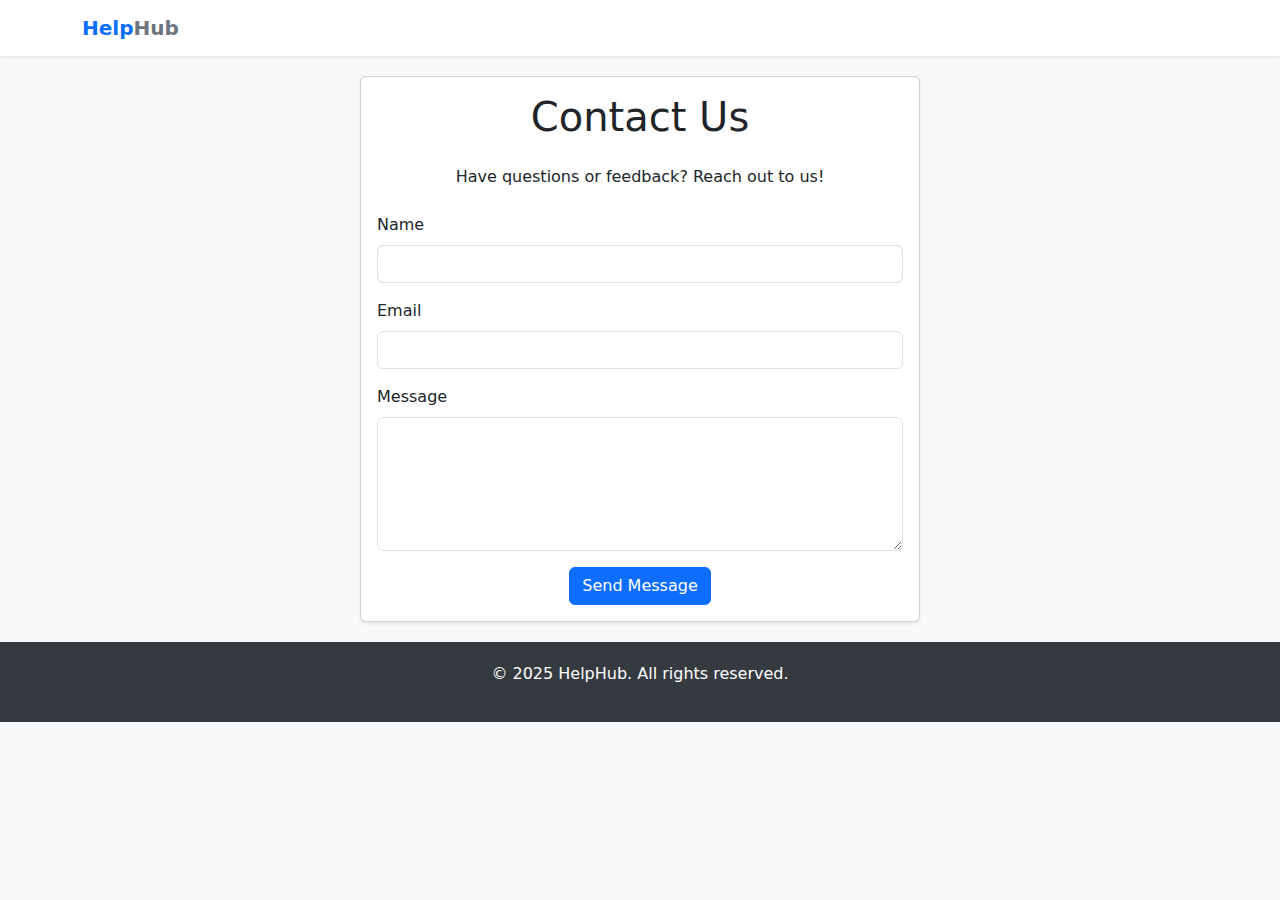
<file: contact.html>
<!DOCTYPE html>
<html lang="en">
<head>
    <meta charset="UTF-8">
    <meta name="viewport" content="width=device-width, initial-scale=1.0">
    <title>Contact Us - HelpHub</title>
    <link href="https://cdn.jsdelivr.net/npm/bootstrap@5.3.0/dist/css/bootstrap.min.css" rel="stylesheet">
    <link rel="stylesheet" href="https://cdnjs.cloudflare.com/ajax/libs/font-awesome/6.0.0-beta3/css/all.min.css">
    <style>
        body {
            background-color: #f8f9fa;
        }
        .navbar-brand {
            font-weight: bold;
        }
        .contact-content {
            max-width: 600px;
            margin: 0 auto;
            padding: 20px;
        }
        footer {
            background-color: #343a40;
            color: white;
            padding: 20px 0;
        }
        footer a {
            color: #ffffff;
            text-decoration: none;
        }
        footer a:hover {
            text-decoration: underline;
        }
    </style>
</head>
<body>
    <!-- Navigation Bar -->
    <nav class="navbar navbar-expand-lg navbar-light bg-white shadow-sm">
        <div class="container">
            <a class="navbar-brand" href="index.html">
                <span class="text-primary fw-bold">Help</span><span class="text-secondary">Hub</span>
            </a>
        </div>
    </nav>
    <!-- Contact Us Content -->
    <div class="container contact-content">
        <div class="card shadow-sm">
            <div class="card-body">
                <h1 class="card-title text-center mb-4">Contact Us</h1>
                <p class="text-center mb-4">Have questions or feedback? Reach out to us!</p>

                <!-- Contact Form -->
                <form id="contactForm" class="needs-validation" novalidate>
                    <div class="mb-3">
                        <label for="contactName" class="form-label">Name</label>
                        <input type="text" class="form-control" id="contactName" required>
                        <div class="invalid-feedback">Please enter your name.</div>
                    </div>
                    <div class="mb-3">
                        <label for="contactEmail" class="form-label">Email</label>
                        <input type="email" class="form-control" id="contactEmail" required>
                        <div class="invalid-feedback">Please enter a valid email address.</div>
                    </div>
                    <div class="mb-3">
                        <label for="contactMessage" class="form-label">Message</label>
                        <textarea class="form-control" id="contactMessage" rows="5" required></textarea>
                        <div class="invalid-feedback">Please enter your message.</div>
                    </div>
                    <div class="text-center">
                        <button type="submit" class="btn btn-primary">Send Message</button>
                    </div>
                </form>
            </div>
        </div>
    </div>

    <!-- Footer -->
    <footer class="text-center">
        <div class="container">
            <p>&copy; 2025 HelpHub. All rights reserved.</p>
        </div>
    </footer>

    <script src="https://cdn.jsdelivr.net/npm/bootstrap@5.3.0/dist/js/bootstrap.bundle.min.js"></script>
    <script src="index.js"></script>
</body>
</html>
</file>
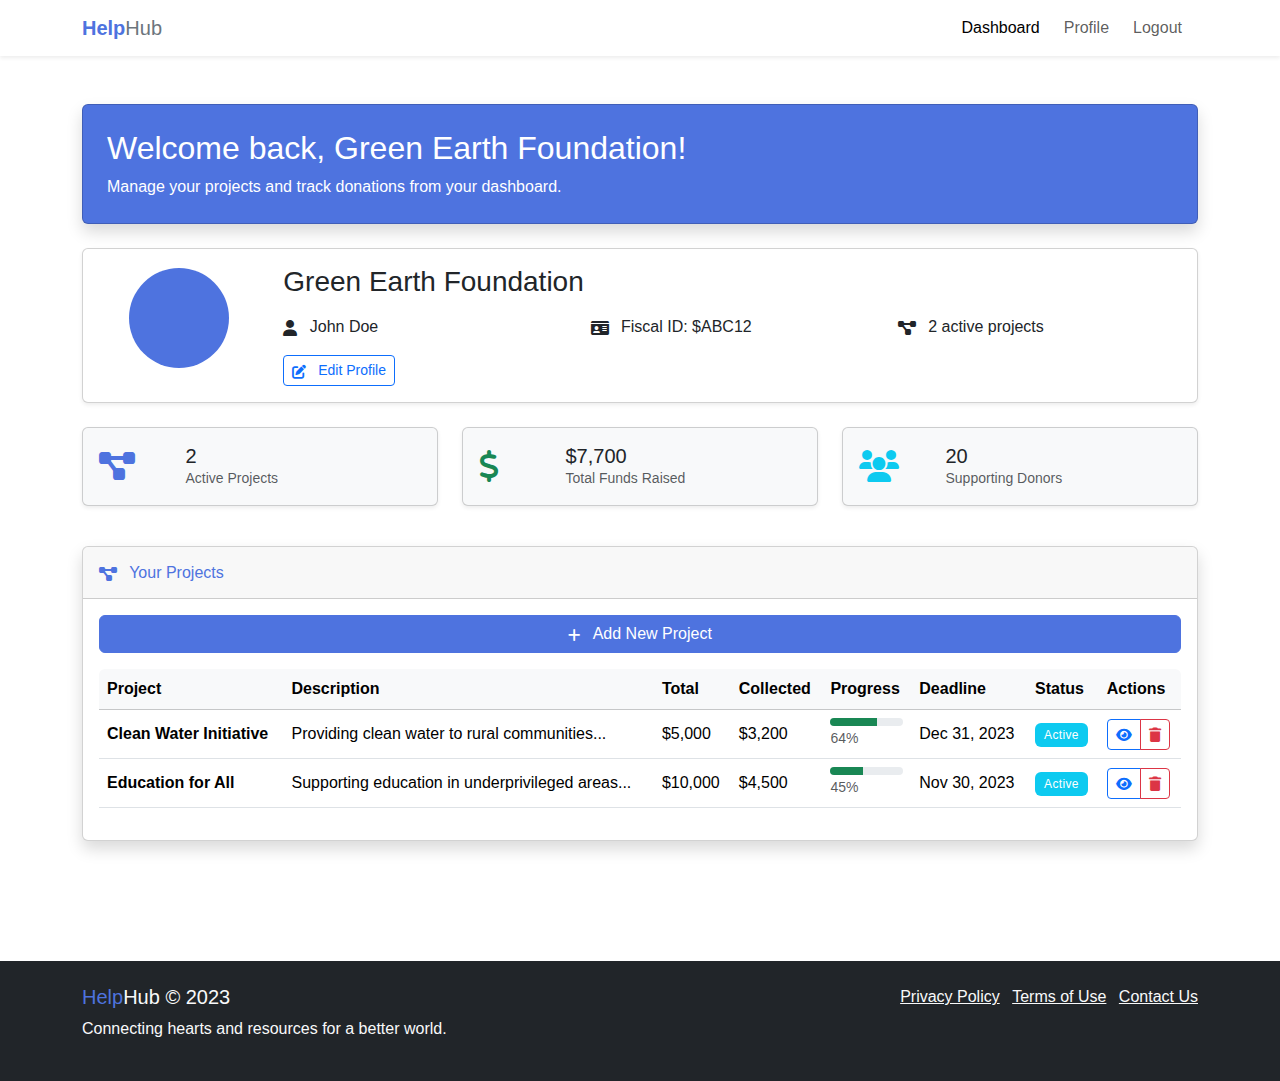
<file: dashboard-association.html>
<!DOCTYPE html>
<html lang="en">
<head>
    <meta charset="UTF-8">
    <meta name="viewport" content="width=device-width, initial-scale=1.0">
    <title>Association Dashboard - HelpHub</title>
    <!-- Bootstrap CSS -->
    <link href="https://cdn.jsdelivr.net/npm/bootstrap@5.3.0/dist/css/bootstrap.min.css" rel="stylesheet">
    <!-- Font Awesome -->
    <link rel="stylesheet" href="https://cdnjs.cloudflare.com/ajax/libs/font-awesome/6.0.0/css/all.min.css">
    <!-- Custom CSS -->
    <link rel="stylesheet" href="style.css">
</head>
<body>
    <!-- Navigation -->
    <nav class="navbar navbar-expand-lg navbar-light bg-white shadow-sm">
        <div class="container">
            <a class="navbar-brand" href="dashboard-association.html">
                <span class="text-primary fw-bold">Help</span><span class="text-secondary">Hub</span>
            </a>
            <button class="navbar-toggler" type="button" data-target="#navbarNav">
                <span class="navbar-toggler-icon"></span>
            </button>
            <div class="collapse navbar-collapse" id="navbarNav">
                <ul class="navbar-nav ms-auto">
                    <li class="nav-item">
                        <a class="nav-link active" href="dashboard-association.html">Dashboard</a>
                    </li>
                    <li class="nav-item">
                        <a class="nav-link" href="profile-association.html">Profile</a>
                    </li>
                    <li class="nav-item">
                        <a class="nav-link" href="index.html">Logout</a>
                    </li>
                </ul>
            </div>
        </div>
    </nav>

    <!-- Dashboard Content -->
    <section class="py-5">
        <div class="container">
            <!-- Welcome Banner -->
            <div class="card bg-primary text-white shadow mb-4">
                <div class="card-body p-4">
                    <h2>Welcome back, Green Earth Foundation!</h2>
                    <p class="mb-0">Manage your projects and track donations from your dashboard.</p>
                </div>
            </div>

            <!-- Profile Summary Card -->
            <div class="card mb-4">
                <div class="card-body">
                    <div class="row align-items-center">
                        <div class="col-md-2 text-center mb-3 mb-md-0">
                            <div class="bg-primary bg-opacity-10 rounded-circle p-3 d-inline-flex mx-auto" style="width: 100px; height: 100px;">
                                <i class="fas fa-building fa-3x m-auto text-primary"></i>
                            </div>
                        </div>
                        <div class="col-md-10">
                            <h3 class="mb-3">Green Earth Foundation</h3>
                            <div class="row">
                                <div class="col-md-4 mb-2"><i class="fas fa-user me-2"></i> John Doe</div>
                                <div class="col-md-4 mb-2"><i class="fas fa-id-card me-2"></i> Fiscal ID: $ABC12</div>
                                <div class="col-md-4 mb-2"><i class="fas fa-project-diagram me-2"></i> 2 active projects</div>
                            </div>
                            <a href="profile-association.html" class="btn btn-sm btn-outline-primary mt-2">
                                <i class="fas fa-edit me-2"></i> Edit Profile
                            </a>
                        </div>
                    </div>
                </div>
            </div>

            <!-- Stats Cards -->
            <div class="row mb-4">
                <div class="col-md-4 mb-3">
                    <div class="card text-dark bg-light h-100 shadow-sm">
                        <div class="card-body">
                            <div class="row align-items-center">
                                <div class="col-3">
                                    <i class="fas fa-project-diagram fa-2x text-primary"></i>
                                </div>
                                <div class="col-9">
                                    <div class="h5 mb-0">2</div>
                                    <div class="small text-muted">Active Projects</div>
                                </div>
                            </div>
                        </div>
                    </div>
                </div>
                <div class="col-md-4 mb-3">
                    <div class="card text-dark bg-light h-100 shadow-sm">
                        <div class="card-body">
                            <div class="row align-items-center">
                                <div class="col-3">
                                    <i class="fas fa-dollar-sign fa-2x text-success"></i>
                                </div>
                                <div class="col-9">
                                    <div class="h5 mb-0">$7,700</div>
                                    <div class="small text-muted">Total Funds Raised</div>
                                </div>
                            </div>
                        </div>
                    </div>
                </div>
                <div class="col-md-4 mb-3">
                    <div class="card text-dark bg-light h-100 shadow-sm">
                        <div class="card-body">
                            <div class="row align-items-center">
                                <div class="col-3">
                                    <i class="fas fa-users fa-2x text-info"></i>
                                </div>
                                <div class="col-9">
                                    <div class="h5 mb-0">20</div>
                                    <div class="small text-muted">Supporting Donors</div>
                                </div>
                            </div>
                        </div>
                    </div>
                </div>
            </div>

            <!-- Projects Section -->
            <div class="card shadow mb-4">
                <div class="card-header py-3">
                    <h6 class="m-0 font-weight-bold text-primary"><i class="fas fa-project-diagram me-2"></i> Your Projects</h6>
                </div>
                <div class="card-body">
                    <div class="d-grid gap-2 mb-3">
                        <button class="btn btn-primary" data-toggle="modal" data-target="#addProjectModal">
                            <i class="fas fa-plus fa-sm me-2"></i> Add New Project
                        </button>
                    </div>
                    <div class="table-responsive">
                        <table class="table table-hover align-middle">
                            <thead class="table-light">
                                <tr>
                                    <th>Project</th>
                                    <th>Description</th>
                                    <th>Total</th>
                                    <th>Collected</th>
                                    <th>Progress</th>
                                    <th>Deadline</th>
                                    <th>Status</th>
                                    <th>Actions</th>
                                </tr>
                            </thead>
                            <tbody>
                                <tr>
                                    <td class="fw-bold">Clean Water Initiative</td>
                                    <td>Providing clean water to rural communities...</td>
                                    <td>$5,000</td>
                                    <td>$3,200</td>
                                    <td>
                                        <div class="progress" style="height: 8px;">
                                            <div class="progress-bar bg-success" role="progressbar" style="width: 64%"></div>
                                        </div>
                                        <small class="text-muted">64%</small>
                                    </td>
                                    <td>Dec 31, 2023</td>
                                    <td><span class="badge bg-info">Active</span></td>
                                    <td>
                                        <div class="btn-group">
                                            <a href="project-details-association.html?id=1" class="btn btn-sm btn-outline-primary">
                                                <i class="fas fa-eye"></i>
                                            </a>
                                            <button class="btn btn-sm btn-outline-danger">
                                                <i class="fas fa-trash"></i>
                                            </button>
                                        </div>
                                    </td>
                                </tr>
                                <tr>
                                    <td class="fw-bold">Education for All</td>
                                    <td>Supporting education in underprivileged areas...</td>
                                    <td>$10,000</td>
                                    <td>$4,500</td>
                                    <td>
                                        <div class="progress" style="height: 8px;">
                                            <div class="progress-bar bg-success" role="progressbar" style="width: 45%"></div>
                                        </div>
                                        <small class="text-muted">45%</small>
                                    </td>
                                    <td>Nov 30, 2023</td>
                                    <td><span class="badge bg-info">Active</span></td>
                                    <td>
                                        <div class="btn-group">
                                            <a href="project-details-association.html?id=2" class="btn btn-sm btn-outline-primary">
                                                <i class="fas fa-eye"></i>
                                            </a>
                                            <button class="btn btn-sm btn-outline-danger">
                                                <i class="fas fa-trash"></i>
                                            </button>
                                        </div>
                                    </td>
                                </tr>
                            </tbody>
                        </table>
                    </div>
                </div>
            </div>
        </div>
    </section>

    <!-- Add Project Modal -->
    <div class="modal fade" id="addProjectModal" tabindex="-1" aria-labelledby="addProjectModalLabel" aria-hidden="true">
        <div class="modal-dialog modal-lg">
            <div class="modal-content">
                <div class="modal-header">
                    <h5 class="modal-title" id="addProjectModalLabel">
                        <i class="fas fa-plus-circle me-2 text-primary"></i> Add New Project
                    </h5>
                    <button type="button" class="btn-close" data-dismiss="modal" aria-label="Close"></button>
                </div>
                <div class="modal-body p-4">
                    <form id="addProjectForm" class="needs-validation" novalidate>
                        <div class="mb-3">
                            <label for="projectTitle" class="form-label">Project Title</label>
                            <input type="text" class="form-control" id="projectTitle" required>
                            <div class="invalid-feedback">
                                Please enter a project title.
                            </div>
                        </div>
                        <div class="mb-3">
                            <label for="projectDescription" class="form-label">Description</label>
                            <textarea class="form-control" id="projectDescription" rows="4" required></textarea>
                            <div class="invalid-feedback">
                                Please enter a project description.
                            </div>
                        </div>
                        <div class="row">
                            <div class="col-md-6 mb-3">
                                <label for="projectAmount" class="form-label">Total Amount ($)</label>
                                <div class="input-group">
                                    <span class="input-group-text">$</span>
                                    <input type="number" class="form-control" id="projectAmount" min="100" required>
                                </div>
                                <div class="invalid-feedback">
                                    Please enter a valid amount (minimum $100).
                                </div>
                            </div>
                            <div class="col-md-6 mb-3">
                                <label for="projectDeadline" class="form-label">Deadline</label>
                                <input type="date" class="form-control" id="projectDeadline" required>
                                <div class="invalid-feedback">
                                    Please select a deadline.
                                </div>
                            </div>
                        </div>
                        <div class="mb-3">
                            <label for="projectImage" class="form-label">Project Image</label>
                            <input type="file" class="form-control" id="projectImage" accept="image/*">
                        </div>
                        <div class="mb-3">
                            <label for="projectCategory" class="form-label">Category</label>
                            <select class="form-select" id="projectCategory" required>
                                <option value="" selected disabled>Select a category</option>
                                <option value="education">Education</option>
                                <option value="environment">Environment</option>
                                <option value="health">Health</option>
                                <option value="poverty">Poverty Relief</option>
                                <option value="animals">Animal Welfare</option>
                                <option value="other">Other</option>
                            </select>
                            <div class="invalid-feedback">
                                Please select a category.
                            </div>
                        </div>
                    </form>
                </div>
                <div class="modal-footer">
                    <button type="button" class="btn btn-secondary" data-dismiss="modal">Cancel</button>
                    <button type="submit" form="addProjectForm" class="btn btn-primary">
                        <i class="fas fa-save me-2"></i> Save Project
                    </button>
                </div>
            </div>
        </div>
    </div>

    <!-- Footer -->
    <footer class="bg-dark text-light py-4 mt-5">
        <div class="container">
            <div class="row">
                <div class="col-md-6">
                    <h5><span class="text-primary">Help</span><span class="text-light">Hub</span> © 2023</h5>
                    <p>Connecting hearts and resources for a better world.</p>
                </div>
                <div class="col-md-6 text-md-end">
                    <ul class="list-inline mb-0">
                        <li class="list-inline-item"><a href="privacy-policy.html" class="text-light">Privacy Policy</a></li>
                        <li class="list-inline-item"><a href="terms-of-use.html" class="text-light">Terms of Use</a></li>
                        <li class="list-inline-item"><a href="contact.html" class="text-light">Contact Us</a></li>
                    </ul>
                </div>
            </div>
        </div>
    </footer>
    <!-- Bootstrap JS Bundle (includes Popper) -->
    <script src="https://cdn.jsdelivr.net/npm/bootstrap@5.3.0/dist/js/bootstrap.bundle.min.js"></script>
    <!-- Custom JS -->
    <script src="index.js"></script>
</body>
</html>
</file>
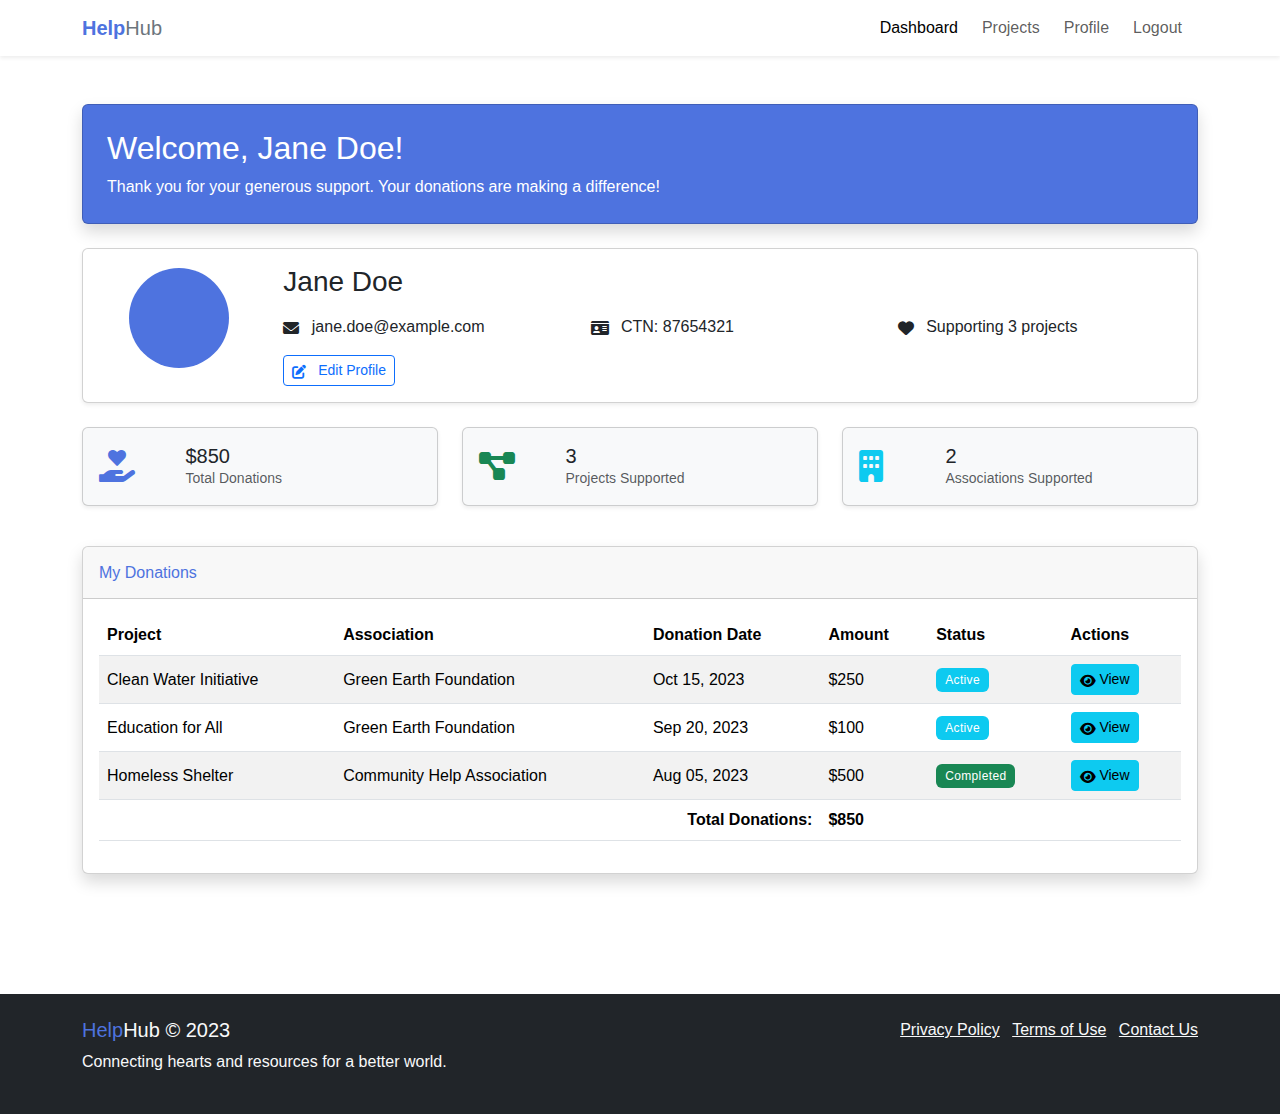
<file: dashboard-donor.html>
<!DOCTYPE html>
<html lang="en">
<head>
    <meta charset="UTF-8">
    <meta name="viewport" content="width=device-width, initial-scale=1.0">
    <title>Donor Dashboard - HelpHub</title>
    <!-- Bootstrap CSS -->
    <link href="https://cdn.jsdelivr.net/npm/bootstrap@5.3.0/dist/css/bootstrap.min.css" rel="stylesheet">
    <!-- Font Awesome -->
    <link rel="stylesheet" href="https://cdnjs.cloudflare.com/ajax/libs/font-awesome/6.0.0/css/all.min.css">
    <!-- Custom CSS -->
    <link rel="stylesheet" href="style.css">
</head>
<body>
    <!-- Navigation -->
    <nav class="navbar navbar-expand-lg navbar-light bg-white shadow-sm">
        <div class="container">
            <a class="navbar-brand" href="dashboard-donor.html">
                <span class="text-primary fw-bold">Help</span><span class="text-secondary">Hub</span>
            </a>
            <button class="navbar-toggler" type="button" data-target="#navbarNav">
                <span class="navbar-toggler-icon"></span>
            </button>
            <div class="collapse navbar-collapse" id="navbarNav">
                <ul class="navbar-nav ms-auto">
                    <li class="nav-item">
                        <a class="nav-link active" href="dashboard-donor.html">Dashboard</a>
                    </li>
                    <li class="nav-item">
                        <a class="nav-link" href="projects.html">Projects</a>
                    </li>
                    <li class="nav-item">
                        <a class="nav-link" href="profile-donor.html">Profile</a>
                    </li>
                    <li class="nav-item">
                        <a class="nav-link" href="index.html">Logout</a>
                    </li>
                </ul>
            </div>
        </div>
    </nav>

    <!-- Dashboard Content -->
    <section class="py-5">
        <div class="container">
            <!-- Welcome Banner -->
            <div class="card bg-primary text-white shadow mb-4">
                <div class="card-body p-4">
                    <h2>Welcome, Jane Doe!</h2>
                    <p class="mb-0">Thank you for your generous support. Your donations are making a difference!</p>
                </div>
            </div>

            <!-- Profile Summary Card -->
            <div class="card mb-4">
                <div class="card-body">
                    <div class="row align-items-center">
                        <div class="col-md-2 text-center mb-3 mb-md-0">
                            <div class="bg-primary bg-opacity-10 rounded-circle p-3 d-inline-flex mx-auto" style="width: 100px; height: 100px;">
                                <i class="fas fa-user fa-3x m-auto text-primary"></i>
                            </div>
                        </div>
                        <div class="col-md-10">
                            <h3 class="mb-3">Jane Doe</h3>
                            <div class="row">
                                <div class="col-md-4 mb-2"><i class="fas fa-envelope me-2"></i> jane.doe@example.com</div>
                                <div class="col-md-4 mb-2"><i class="fas fa-id-card me-2"></i> CTN: 87654321</div>
                                <div class="col-md-4 mb-2"><i class="fas fa-heart me-2"></i> Supporting 3 projects</div>
                            </div>
                            <a href="profile-donor.html" class="btn btn-sm btn-outline-primary mt-2">
                                <i class="fas fa-edit me-2"></i> Edit Profile
                            </a>
                        </div>
                    </div>
                </div>
            </div>

            <!-- Stats Cards -->
            <div class="row mb-4">
                <div class="col-md-4 mb-3">
                    <div class="card text-dark bg-light h-100 shadow-sm">
                        <div class="card-body">
                            <div class="row align-items-center">
                                <div class="col-3">
                                    <i class="fas fa-hand-holding-heart fa-2x text-primary"></i>
                                </div>
                                <div class="col-9">
                                    <div class="h5 mb-0">$850</div>
                                    <div class="small text-muted">Total Donations</div>
                                </div>
                            </div>
                        </div>
                    </div>
                </div>
                <div class="col-md-4 mb-3">
                    <div class="card text-dark bg-light h-100 shadow-sm">
                        <div class="card-body">
                            <div class="row align-items-center">
                                <div class="col-3">
                                    <i class="fas fa-project-diagram fa-2x text-success"></i>
                                </div>
                                <div class="col-9">
                                    <div class="h5 mb-0">3</div>
                                    <div class="small text-muted">Projects Supported</div>
                                </div>
                            </div>
                        </div>
                    </div>
                </div>
                <div class="col-md-4 mb-3">
                    <div class="card text-dark bg-light h-100 shadow-sm">
                        <div class="card-body">
                            <div class="row align-items-center">
                                <div class="col-3">
                                    <i class="fas fa-building fa-2x text-info"></i>
                                </div>
                                <div class="col-9">
                                    <div class="h5 mb-0">2</div>
                                    <div class="small text-muted">Associations Supported</div>
                                </div>
                            </div>
                        </div>
                    </div>
                </div>
            </div>

            <!-- My Donations -->
            <div class="card shadow mb-4">
                <div class="card-header py-3">
                    <h6 class="m-0 font-weight-bold text-primary">My Donations</h6>
                </div>
                <div class="card-body">
                    <div class="table-responsive">
                        <table class="table table-striped align-middle">
                            <thead>
                                <tr>
                                    <th>Project</th>
                                    <th>Association</th>
                                    <th>Donation Date</th>
                                    <th>Amount</th>
                                    <th>Status</th>
                                    <th>Actions</th>
                                </tr>
                            </thead>
                            <tbody>
                                <tr>
                                    <td>Clean Water Initiative</td>
                                    <td>Green Earth Foundation</td>
                                    <td>Oct 15, 2023</td>
                                    <td>$250</td>
                                    <td><span class="badge bg-info">Active</span></td>
                                    <td>
                                        <a href="project-details-donor.html?id=1" class="btn btn-sm btn-info">
                                            <i class="fas fa-eye"></i> View
                                        </a>
                                    </td>
                                </tr>
                                <tr>
                                    <td>Education for All</td>
                                    <td>Green Earth Foundation</td>
                                    <td>Sep 20, 2023</td>
                                    <td>$100</td>
                                    <td><span class="badge bg-info">Active</span></td>
                                    <td>
                                        <a href="project-details-donor.html?id=2" class="btn btn-sm btn-info">
                                            <i class="fas fa-eye"></i> View
                                        </a>
                                    </td>
                                </tr>
                                <tr>
                                    <td>Homeless Shelter</td>
                                    <td>Community Help Association</td>
                                    <td>Aug 05, 2023</td>
                                    <td>$500</td>
                                    <td><span class="badge bg-success">Completed</span></td>
                                    <td>
                                        <a href="project-details-donor.html?id=3" class="btn btn-sm btn-info">
                                            <i class="fas fa-eye"></i> View
                                        </a>
                                    </td>
                                </tr>
                            </tbody>
                            <tfoot>
                                <tr class="fw-bold">
                                    <td colspan="3" class="text-end">Total Donations:</td>
                                    <td>$850</td>
                                    <td colspan="2"></td>
                                </tr>
                            </tfoot>
                        </table>
                    </div>
                </div>
            </div>
        </div>
    </section>

    <!-- Footer -->
    <footer class="bg-dark text-light py-4 mt-5">
        <div class="container">
            <div class="row">
                <div class="col-md-6">
                    <h5><span class="text-primary">Help</span><span class="text-light">Hub</span> © 2023</h5>
                    <p>Connecting hearts and resources for a better world.</p>
                </div>
                <div class="col-md-6 text-md-end">
                    <ul class="list-inline mb-0">
                        <li class="list-inline-item"><a href="privacy-policy.html" class="text-light">Privacy Policy</a></li>
                        <li class="list-inline-item"><a href="terms-of-use.html" class="text-light">Terms of Use</a></li>
                        <li class="list-inline-item"><a href="contact.html" class="text-light">Contact Us</a></li>
                    </ul>
                </div>
            </div>
        </div>
    </footer>
    <!-- Bootstrap JS Bundle (includes Popper) -->
    <script src="https://cdn.jsdelivr.net/npm/bootstrap@5.3.0/dist/js/bootstrap.bundle.min.js"></script>
    <!-- Custom JS -->
    <script src="index.js"></script>
</body>
</html>
</file>
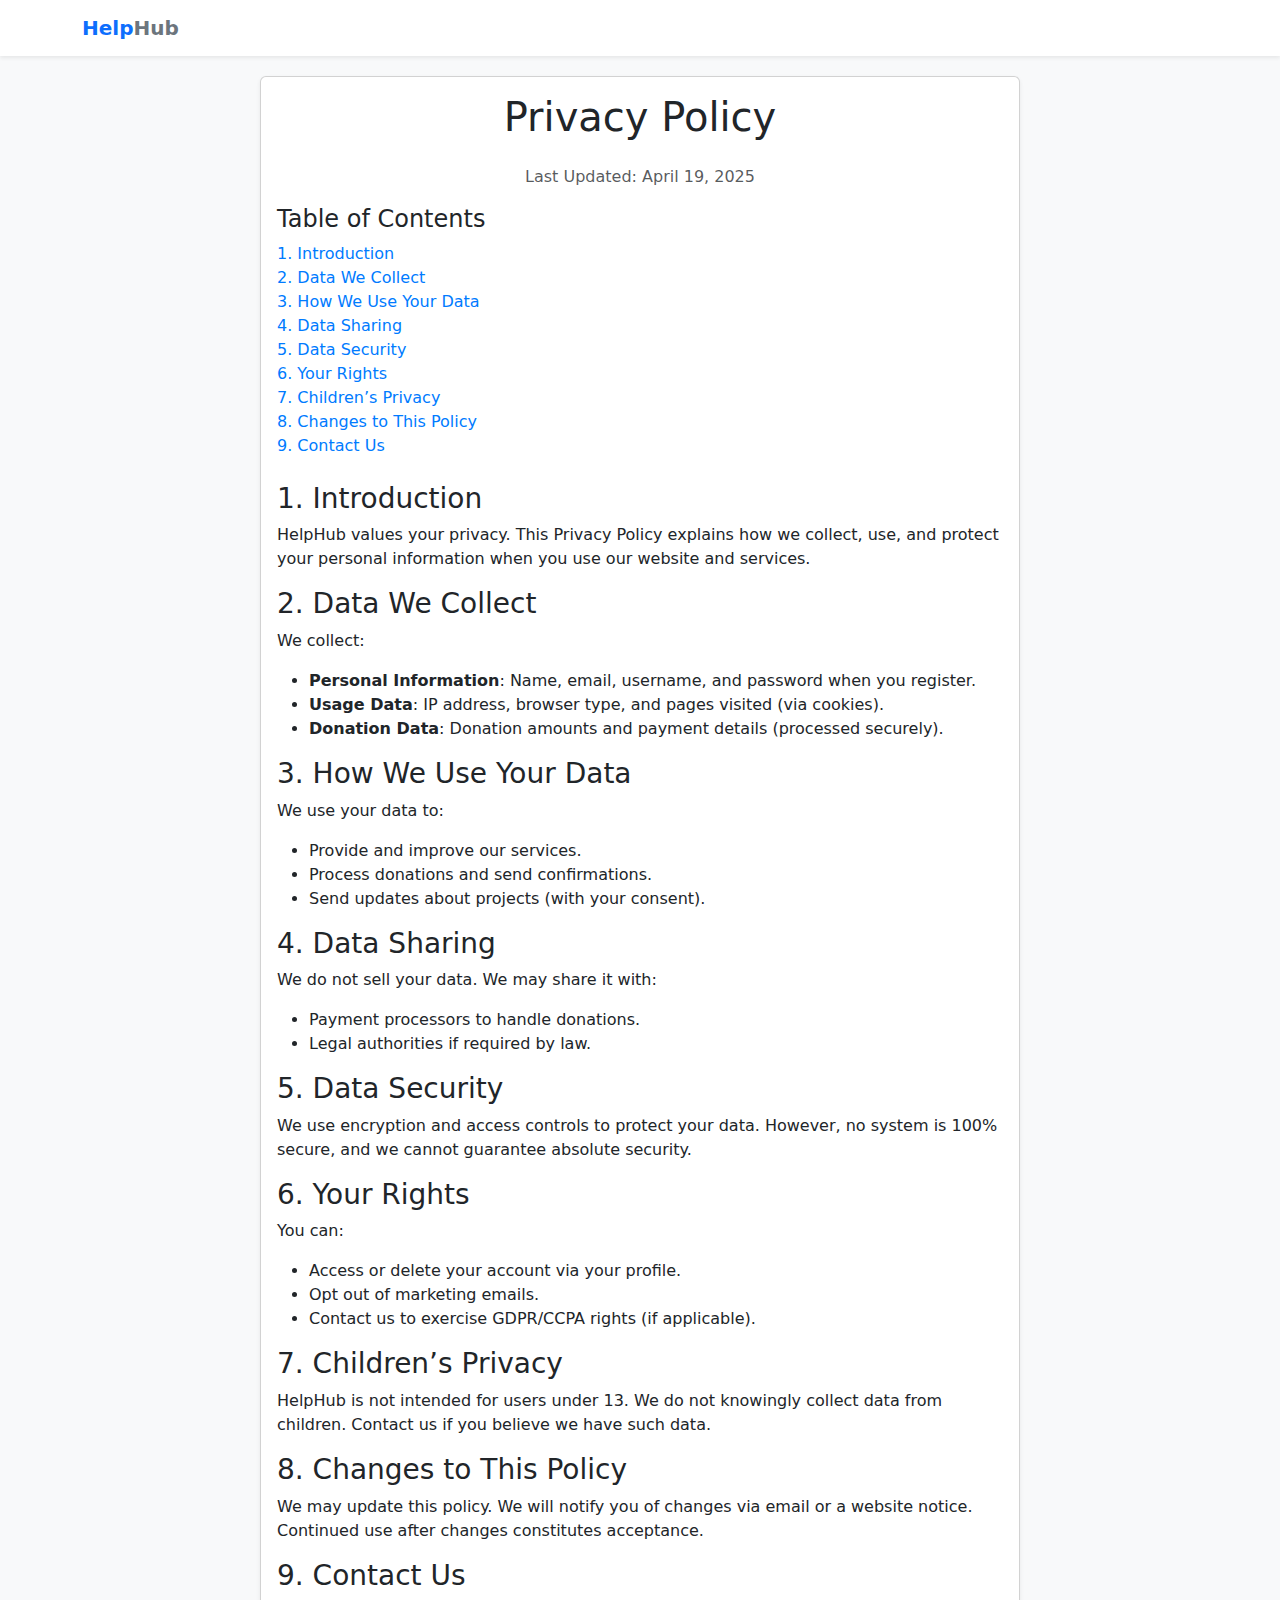
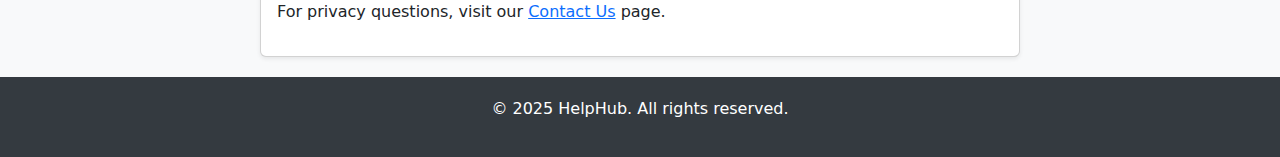
<file: privacy-policy.html>
<!DOCTYPE html>
<html lang="en">
<head>
    <meta charset="UTF-8">
    <meta name="viewport" content="width=device-width, initial-scale=1.0">
    <title>Privacy Policy - HelpHub</title>
    <link href="https://cdn.jsdelivr.net/npm/bootstrap@5.3.0/dist/css/bootstrap.min.css" rel="stylesheet">
    <link rel="stylesheet" href="https://cdnjs.cloudflare.com/ajax/libs/font-awesome/6.0.0-beta3/css/all.min.css">
    <style>
        body {
            background-color: #f8f9fa;
        }
        .navbar-brand {
            font-weight: bold;
        }
        .privacy-content {
            max-width: 800px;
            margin: 0 auto;
            padding: 20px;
        }
        .toc a {
            text-decoration: none;
            color: #007bff;
        }
        .toc a:hover {
            text-decoration: underline;
        }
        footer {
            background-color: #343a40;
            color: white;
            padding: 20px 0;
        }
        footer a {
            color: #ffffff;
            text-decoration: none;
        }
        footer a:hover {
            text-decoration: underline;
        }
    </style>
</head>
<body>
    <!--nav bar-->
    <nav class="navbar navbar-expand-lg navbar-light bg-white shadow-sm">
        <div class="container">
            <a class="navbar-brand" href="index.html">
                <span class="text-primary fw-bold">Help</span><span class="text-secondary">Hub</span>
            </a>
        </div>
    </nav>


    <!-- Privacy Policy Content -->
    <div class="container privacy-content">
        <div class="card shadow-sm">
            <div class="card-body">
                <h1 class="card-title text-center mb-4">Privacy Policy</h1>
                <p class="text-muted text-center">Last Updated: April 19, 2025</p>

                <!-- Table of Contents -->
                <div class="toc mb-4">
                    <h4>Table of Contents</h4>
                    <ul class="list-unstyled">
                        <li><a href="#introduction">1. Introduction</a></li>
                        <li><a href="#data-collected">2. Data We Collect</a></li>
                        <li><a href="#data-use">3. How We Use Your Data</a></li>
                        <li><a href="#data-sharing">4. Data Sharing</a></li>
                        <li><a href="#data-security">5. Data Security</a></li>
                        <li><a href="#user-rights">6. Your Rights</a></li>
                        <li><a href="#children">7. Children’s Privacy</a></li>
                        <li><a href="#changes">8. Changes to This Policy</a></li>
                        <li><a href="#contact">9. Contact Us</a></li>
                    </ul>
                </div>

                <!-- Content Sections -->
                <section id="introduction">
                    <h3>1. Introduction</h3>
                    <p>HelpHub values your privacy. This Privacy Policy explains how we collect, use, and protect your personal information when you use our website and services.</p>
                </section>
                <section id="data-collected">
                    <h3>2. Data We Collect</h3>
                    <p>We collect:</p>
                    <ul>
                        <li><strong>Personal Information</strong>: Name, email, username, and password when you register.</li>
                        <li><strong>Usage Data</strong>: IP address, browser type, and pages visited (via cookies).</li>
                        <li><strong>Donation Data</strong>: Donation amounts and payment details (processed securely).</li>
                    </ul>
                </section>
                <section id="data-use">
                    <h3>3. How We Use Your Data</h3>
                    <p>We use your data to:</p>
                    <ul>
                        <li>Provide and improve our services.</li>
                        <li>Process donations and send confirmations.</li>
                        <li>Send updates about projects (with your consent).</li>
                    </ul>
                </section>
                <section id="data-sharing">
                    <h3>4. Data Sharing</h3>
                    <p>We do not sell your data. We may share it with:</p>
                    <ul>
                        <li>Payment processors to handle donations.</li>
                        <li>Legal authorities if required by law.</li>
                    </ul>
                </section>
                <section id="data-security">
                    <h3>5. Data Security</h3>
                    <p>We use encryption and access controls to protect your data. However, no system is 100% secure, and we cannot guarantee absolute security.</p>
                </section>
                <section id="user-rights">
                    <h3>6. Your Rights</h3>
                    <p>You can:</p>
                    <ul>
                        <li>Access or delete your account via your profile.</li>
                        <li>Opt out of marketing emails.</li>
                        <li>Contact us to exercise GDPR/CCPA rights (if applicable).</li>
                    </ul>
                </section>
                <section id="children">
                    <h3>7. Children’s Privacy</h3>
                    <p>HelpHub is not intended for users under 13. We do not knowingly collect data from children. Contact us if you believe we have such data.</p>
                </section>
                <section id="changes">
                    <h3>8. Changes to This Policy</h3>
                    <p>We may update this policy. We will notify you of changes via email or a website notice. Continued use after changes constitutes acceptance.</p>
                </section>
                <section id="contact">
                    <h3>9. Contact Us</h3>
                    <p>For privacy questions, visit our <a href="contact.html">Contact Us</a> page.</p>
                </section>
            </div>
        </div>
    </div>

    <!-- Footer -->
    <footer class="text-center">
        <div class="container">
            <p>&copy; 2025 HelpHub. All rights reserved.</p>
        </div>
    </footer>

    <script src="https://cdn.jsdelivr.net/npm/bootstrap@5.3.0/dist/js/bootstrap.bundle.min.js"></script>
</body>
</html>
</file>
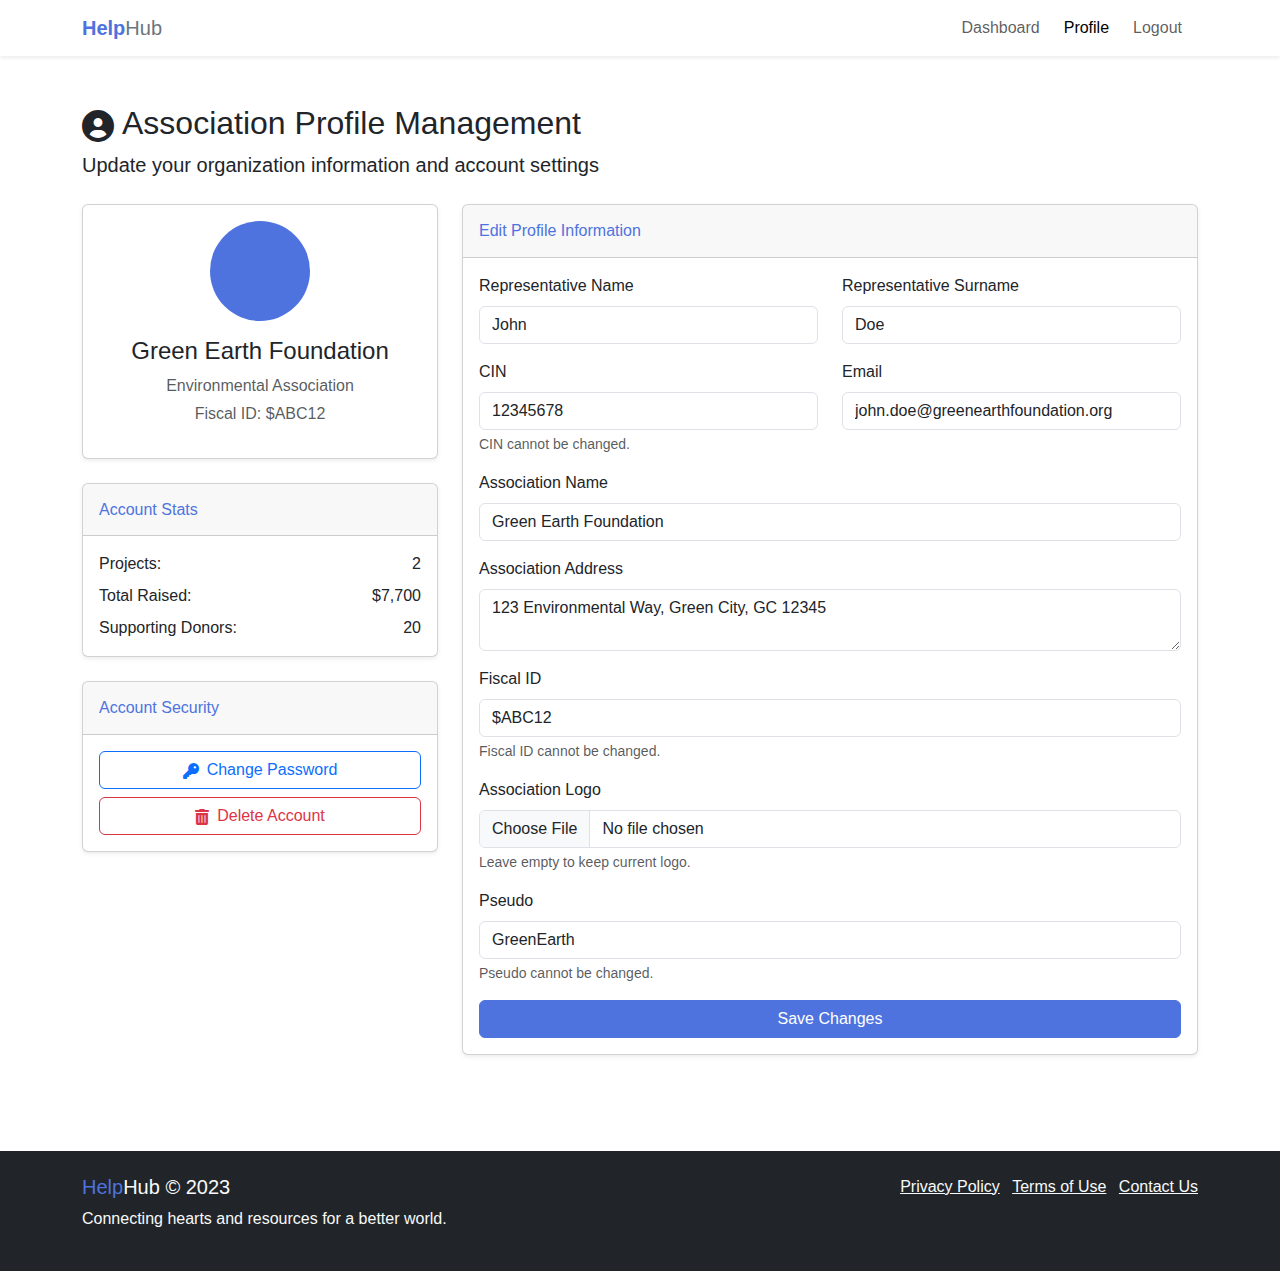
<file: profile-association.html>
<!DOCTYPE html>
<html lang="en">
<head>
    <meta charset="UTF-8">
    <meta name="viewport" content="width=device-width, initial-scale=1.0">
    <title>Association Profile - HelpHub</title>
    <!-- Bootstrap CSS -->
    <link href="https://cdn.jsdelivr.net/npm/bootstrap@5.3.0/dist/css/bootstrap.min.css" rel="stylesheet">
    <!-- Font Awesome -->
    <link rel="stylesheet" href="https://cdnjs.cloudflare.com/ajax/libs/font-awesome/6.0.0/css/all.min.css">
    <!-- Custom CSS -->
    <link rel="stylesheet" href="style.css">
</head>
<body>
    <!-- Navigation -->
    <nav class="navbar navbar-expand-lg navbar-light bg-white shadow-sm">
        <div class="container">
            <a class="navbar-brand" href="#">
                <span class="text-primary fw-bold">Help</span><span class="text-secondary">Hub</span>
            </a>
            <button class="navbar-toggler" type="button" data-bs-toggle="collapse" data-bs-target="#navbarNav">
                <span class="navbar-toggler-icon"></span>
            </button>
            <div class="collapse navbar-collapse" id="navbarNav">
                <ul class="navbar-nav ms-auto">
                    <li class="nav-item">
                        <a class="nav-link" href="dashboard-association.html">Dashboard</a>
                    </li>
                    <li class="nav-item">
                        <a class="nav-link active" href="profile-association.html">Profile</a>
                    </li>
                    <li class="nav-item">
                        <a class="nav-link" href="index.html">Logout</a>
                    </li>
                </ul>
            </div>
        </div>
    </nav>

    <!-- Profile Content -->
    <section class="py-5">
        <div class="container">
            <div class="mb-4">
                <h2><i class="fas fa-user-circle me-2"></i>Association Profile Management</h2>
                <p class="lead">Update your organization information and account settings</p>
            </div>

            <div class="row">
                <!-- Left sidebar - profile summary -->
                <div class="col-lg-4 mb-4">
                    <!-- Profile Card -->
                    <div class="card shadow-sm mb-4">
                        <div class="card-body text-center">
                            <div class="bg-primary bg-opacity-10 rounded-circle p-3 d-inline-flex mx-auto mb-3" style="width: 100px; height: 100px;">
                                <i class="fas fa-building fa-3x m-auto text-primary"></i>
                            </div>
                            <h4>Green Earth Foundation</h4>
                            <p class="text-muted mb-1">Environmental Association</p>
                            <p class="text-muted">Fiscal ID: $ABC12</p>
                        </div>
                    </div>
                    
                    <!-- Quick Stats -->
                    <div class="card shadow-sm mb-4">
                        <div class="card-header py-3">
                            <h6 class="m-0 font-weight-bold text-primary">Account Stats</h6>
                        </div>
                        <div class="card-body">
                            <div class="d-flex justify-content-between mb-2">
                                <span>Projects:</span>
                                <span>2</span>
                            </div>
                            <div class="d-flex justify-content-between mb-2">
                                <span>Total Raised:</span>
                                <span>$7,700</span>
                            </div>
                            <div class="d-flex justify-content-between">
                                <span>Supporting Donors:</span>
                                <span>20</span>
                            </div>
                        </div>
                    </div>
                    
                    <!-- Account Security -->
                    <div class="card shadow-sm">
                        <div class="card-header py-3">
                            <h6 class="m-0 font-weight-bold text-primary">Account Security</h6>
                        </div>
                        <div class="card-body">
                            <div class="d-grid gap-2">
                                <button class="btn btn-outline-primary" data-bs-toggle="modal" data-bs-target="#changePasswordModal">
                                    <i class="fas fa-key me-2"></i>Change Password
                                </button>
                                <button class="btn btn-outline-danger" data-bs-toggle="modal" data-bs-target="#deleteAccountModal">
                                    <i class="fas fa-trash-alt me-2"></i>Delete Account
                                </button>
                            </div>
                        </div>
                    </div>
                </div>

                <!-- Right side - profile form -->
                <div class="col-lg-8">
                    <div class="card shadow-sm">
                        <div class="card-header py-3">
                            <h6 class="m-0 font-weight-bold text-primary">Edit Profile Information</h6>
                        </div>
                        <div class="card-body">
                            <!-- Association Form -->
                            <form id="associationProfileForm">
                                <div class="row">
                                    <div class="col-md-6 mb-3">
                                        <label for="name" class="form-label">Representative Name</label>
                                        <input type="text" class="form-control" id="name" value="John" required aria-required="true">
                                        <div class="invalid-feedback" id="nameFeedback">
                                            Please enter your name (minimum 2 characters).
                                        </div>
                                    </div>
                                    <div class="col-md-6 mb-3">
                                        <label for="surname" class="form-label">Representative Surname</label>
                                        <input type="text" class="form-control" id="surname" value="Doe" required aria-required="true">
                                        <div class="invalid-feedback" id="surnameFeedback">
                                            Please enter your surname (minimum 2 characters).
                                        </div>
                                    </div>
                                </div>

                                <div class="row">
                                    <div class="col-md-6 mb-3">
                                        <label for="cin" class="form-label">CIN</label>
                                        <input type="text" class="form-control" id="cin" value="12345678" readonly>
                                        <div class="form-text text-muted">CIN cannot be changed.</div>
                                    </div>
                                    <div class="col-md-6 mb-3">
                                        <label for="email" class="form-label">Email</label>
                                        <input type="email" class="form-control" id="email" value="john.doe@greenearthfoundation.org" required aria-required="true">
                                        <div class="invalid-feedback" id="emailFeedback">
                                            Please enter a valid email address.
                                        </div>
                                    </div>
                                </div>

                                <div class="mb-3">
                                    <label for="associationName" class="form-label">Association Name</label>
                                    <input type="text" class="form-control" id="associationName" value="Green Earth Foundation" required aria-required="true">
                                    <div class="invalid-feedback" id="associationNameFeedback">
                                        Please enter the association name (minimum 3 characters).
                                    </div>
                                </div>

                                <div class="mb-3">
                                    <label for="associationAddress" class="form-label">Association Address</label>
                                    <textarea class="form-control" id="associationAddress" rows="2" required aria-required="true">123 Environmental Way, Green City, GC 12345</textarea>
                                    <div class="invalid-feedback" id="associationAddressFeedback">
                                        Please enter the association address (minimum 5 characters).
                                    </div>
                                </div>

                                <div class="mb-3">
                                    <label for="fiscalId" class="form-label">Fiscal ID</label>
                                    <input type="text" class="form-control" id="fiscalId" value="$ABC12" readonly>
                                    <div class="form-text text-muted">Fiscal ID cannot be changed.</div>
                                </div>

                                <div class="mb-3">
                                    <label for="logo" class="form-label">Association Logo</label>
                                    <input type="file" class="form-control" id="logo" accept="image/*">
                                    <div class="invalid-feedback" id="logoFeedback">
                                        Please select a valid image file (JPEG, PNG, or GIF).
                                    </div>
                                    <div class="form-text text-muted">Leave empty to keep current logo.</div>
                                </div>

                                <div class="mb-3">
                                    <label for="pseudo" class="form-label">Pseudo</label>
                                    <input type="text" class="form-control" id="pseudo" value="GreenEarth" readonly>
                                    <div class="form-text text-muted">Pseudo cannot be changed.</div>
                                </div>

                                <div class="d-grid gap-2">
                                    <button class="btn btn-primary" type="submit">Save Changes</button>
                                </div>
                            </form>
                        </div>
                    </div>
                </div>
            </div>
        </div>
    </section>

    <!-- Change Password Modal -->
    <div class="modal fade" id="changePasswordModal" tabindex="-1" aria-hidden="true">
        <div class="modal-dialog">
            <div class="modal-content">
                <div class="modal-header">
                    <h5 class="modal-title">Change Password</h5>
                    <button type="button" class="btn-close" data-bs-dismiss="modal" aria-label="Close"></button>
                </div>
                <div class="modal-body">
                    <form id="changePasswordForm">
                        <div class="mb-3">
                            <label for="currentPassword" class="form-label">Current Password</label>
                            <input type="password" class="form-control" id="currentPassword" required aria-required="true">
                            <div class="invalid-feedback" id="currentPasswordFeedback">
                                Please enter your current password.
                            </div>
                        </div>
                        <div class="mb-3">
                            <label for="newPassword" class="form-label">New Password</label>
                            <input type="password" class="form-control" id="newPassword" required aria-required="true">
                            <div class="invalid-feedback" id="newPasswordFeedback">
                                Password must be at least 8 characters and end with $ or #.
                            </div>
                            <div class="form-text">At least 8 characters, must end with $ or #</div>
                        </div>
                        <div class="mb-3">
                            <label for="confirmPassword" class="form-label">Confirm New Password</label>
                            <input type="password" class="form-control" id="confirmPassword" required aria-required="true">
                            <div class="invalid-feedback" id="confirmPasswordFeedback">
                                Passwords do not match.
                            </div>
                        </div>
                    </form>
                </div>
                <div class="modal-footer">
                    <button type="button" class="btn btn-secondary" data-bs-dismiss="modal">Cancel</button>
                    <button type="submit" form="changePasswordForm" class="btn btn-primary">Save New Password</button>
                </div>
            </div>
        </div>
    </div>

    <!-- Delete Account Modal -->
    <div class="modal fade" id="deleteAccountModal" tabindex="-1" aria-hidden="true">
        <div class="modal-dialog">
            <div class="modal-content">
                <div class="modal-header">
                    <h5 class="modal-title text-danger">Delete Account</h5>
                    <button type="button" class="btn-close" data-bs-dismiss="modal" aria-label="Close"></button>
                </div>
                <div class="modal-body">
                    <div class="alert alert-danger">
                        <i class="fas fa-exclamation-triangle me-2"></i> Warning: This action cannot be undone!
                    </div>
                    <p>Are you sure you want to delete your account? All your data will be permanently removed.</p>
                    <form id="deleteAccountForm">
                        <div class="mb-3">
                            <label for="deleteConfirm" class="form-label">Type "DELETE" to confirm</label>
                            <input type="text" class="form-control" id="deleteConfirm" required aria-required="true">
                            <div class="invalid-feedback" id="deleteConfirmFeedback">
                                Please type "DELETE" to confirm.
                            </div>
                        </div>
                    </form>
                </div>
                <div class="modal-footer">
                    <button type="button" class="btn btn-secondary" data-bs-dismiss="modal">Cancel</button>
                    <button type="submit" form="deleteAccountForm" class="btn btn-danger" disabled id="confirmDeleteBtn">Delete Account</button>
                </div>
            </div>
        </div>
    </div>

    <!-- Footer -->
    <footer class="bg-dark text-light py-4 mt-5">
        <div class="container">
            <div class="row">
                <div class="col-md-6">
                    <h5><span class="text-primary">Help</span><span class="text-light">Hub</span> © 2023</h5>
                    <p>Connecting hearts and resources for a better world.</p>
                </div>
                <div class="col-md-6 text-md-end">
                    <ul class="list-inline mb-0">
                        <li class="list-inline-item"><a href="privacy-policy.html" class="text-light">Privacy Policy</a></li>
                        <li class="list-inline-item"><a href="terms-of-use.html" class="text-light">Terms of Use</a></li>
                        <li class="list-inline-item"><a href="contact.html" class="text-light">Contact Us</a></li>
                    </ul>
                </div>
            </div>
        </div>
    </footer>
    <!-- Bootstrap JS Bundle (includes Popper) -->
    <script src="https://cdn.jsdelivr.net/npm/bootstrap@5.3.0/dist/js/bootstrap.bundle.min.js"></script>
    <!-- Custom JS -->
    <script src="profile.js"></script>
</body>
</html>
</file>
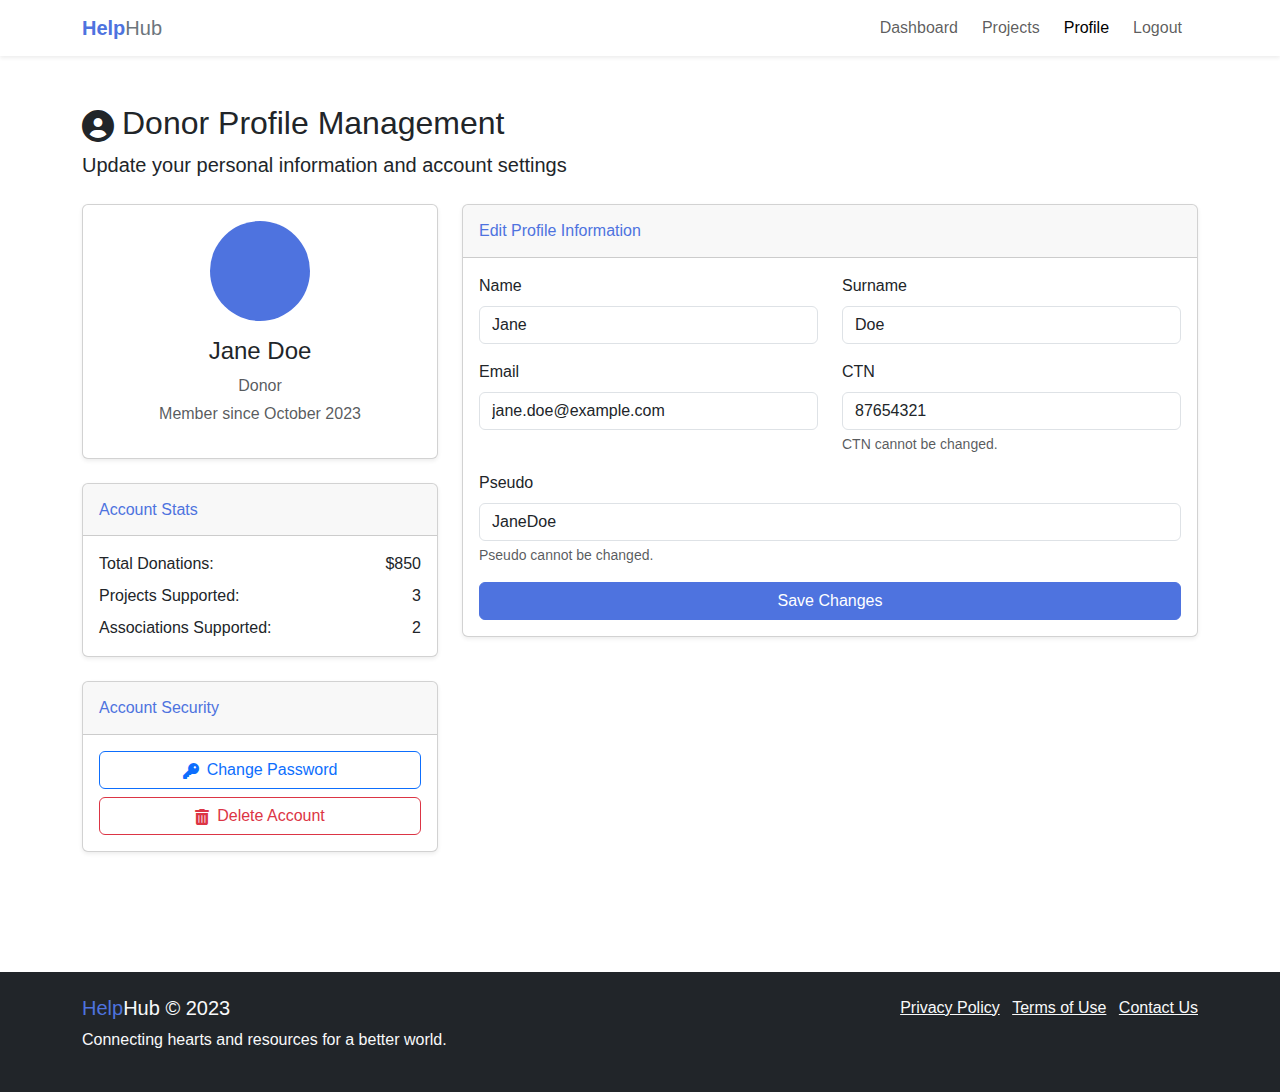
<file: profile-donor.html>
<!DOCTYPE html>
<html lang="en">
<head>
    <meta charset="UTF-8">
    <meta name="viewport" content="width=device-width, initial-scale=1.0">
    <title>Donor Profile - HelpHub</title>
    <!-- Bootstrap CSS -->
    <link href="https://cdn.jsdelivr.net/npm/bootstrap@5.3.0/dist/css/bootstrap.min.css" rel="stylesheet">
    <!-- Font Awesome -->
    <link rel="stylesheet" href="https://cdnjs.cloudflare.com/ajax/libs/font-awesome/6.0.0/css/all.min.css">
    <!-- Custom CSS -->
    <link rel="stylesheet" href="style.css">
</head>
<body>
    <!-- Navigation -->
    <nav class="navbar navbar-expand-lg navbar-light bg-white shadow-sm">
        <div class="container">
            <a class="navbar-brand" href="#">
                <span class="text-primary fw-bold">Help</span><span class="text-secondary">Hub</span>
            </a>
            <button class="navbar-toggler" type="button" data-bs-toggle="collapse" data-bs-target="#navbarNav">
                <span class="navbar-toggler-icon"></span>
            </button>
            <div class="collapse navbar-collapse" id="navbarNav">
                <ul class="navbar-nav ms-auto">
                    <li class="nav-item">
                        <a class="nav-link" href="dashboard-donor.html">Dashboard</a>
                    </li>
                    <li class="nav-item">
                        <a class="nav-link" href="projects.html">Projects</a>
                    </li>
                    <li class="nav-item">
                        <a class="nav-link active" href="profile-donor.html">Profile</a>
                    </li>
                    <li class="nav-item">
                        <a class="nav-link" href="index.html">Logout</a>
                    </li>
                </ul>
            </div>
        </div>
    </nav>

    <!-- Profile Content -->
    <section class="py-5">
        <div class="container">
            <div class="mb-4">
                <h2><i class="fas fa-user-circle me-2"></i>Donor Profile Management</h2>
                <p class="lead">Update your personal information and account settings</p>
            </div>

            <div class="row">
                <!-- Left sidebar - profile summary -->
                <div class="col-lg-4 mb-4">
                    <!-- Profile Card -->
                    <div class="card shadow-sm mb-4">
                        <div class="card-body text-center">
                            <div class="profile-image-container mb-3">
                                <div class="bg-primary bg-opacity-10 rounded-circle p-3 d-inline-flex mx-auto" style="width: 100px; height: 100px;">
                                    <i class="fas fa-user fa-3x m-auto text-primary"></i>
                                </div>
                            </div>
                            <h4>Jane Doe</h4>
                            <p class="text-muted mb-1">Donor</p>
                            <p class="text-muted">Member since October 2023</p>
                        </div>
                    </div>
                    
                    <!-- Quick Stats -->
                    <div class="card shadow-sm mb-4">
                        <div class="card-header py-3">
                            <h6 class="m-0 font-weight-bold text-primary">Account Stats</h6>
                        </div>
                        <div class="card-body">
                            <div class="d-flex justify-content-between mb-2">
                                <span>Total Donations:</span>
                                <span>$850</span>
                            </div>
                            <div class="d-flex justify-content-between mb-2">
                                <span>Projects Supported:</span>
                                <span>3</span>
                            </div>
                            <div class="d-flex justify-content-between">
                                <span>Associations Supported:</span>
                                <span>2</span>
                            </div>
                        </div>
                    </div>
                    
                    <!-- Account Security -->
                    <div class="card shadow-sm">
                        <div class="card-header py-3">
                            <h6 class="m-0 font-weight-bold text-primary">Account Security</h6>
                        </div>
                        <div class="card-body">
                            <div class="d-grid gap-2">
                                <button class="btn btn-outline-primary" data-bs-toggle="modal" data-bs-target="#changePasswordModal">
                                    <i class="fas fa-key me-2"></i>Change Password
                                </button>
                                <button class="btn btn-outline-danger" data-bs-toggle="modal" data-bs-target="#deleteAccountModal">
                                    <i class="fas fa-trash-alt me-2"></i>Delete Account
                                </button>
                            </div>
                        </div>
                    </div>
                </div>

                <!-- Right side - profile form -->
                <div class="col-lg-8">
                    <div class="card shadow-sm">
                        <div class="card-header py-3">
                            <h6 class="m-0 font-weight-bold text-primary">Edit Profile Information</h6>
                        </div>
                        <div class="card-body">
                            <!-- Donor Form -->
                            <form id="donorProfileForm">
                                <div class="row">
                                    <div class="col-md-6 mb-3">
                                        <label for="donorName" class="form-label">Name</label>
                                        <input type="text" class="form-control" id="donorName" value="Jane" required aria-required="true">
                                        <div class="invalid-feedback" id="donorNameFeedback">
                                            Please enter your name (minimum 2 characters).
                                        </div>
                                    </div>
                                    <div class="col-md-6 mb-3">
                                        <label for="donorSurname" class="form-label">Surname</label>
                                        <input type="text" class="form-control" id="donorSurname" value="Doe" required aria-required="true">
                                        <div class="invalid-feedback" id="donorSurnameFeedback">
                                            Please enter your surname (minimum 2 characters).
                                        </div>
                                    </div>
                                </div>

                                <div class="row">
                                    <div class="col-md-6 mb-3">
                                        <label for="donorEmail" class="form-label">Email</label>
                                        <input type="email" class="form-control" id="donorEmail" value="jane.doe@example.com" required aria-required="true">
                                        <div class="invalid-feedback" id="donorEmailFeedback">
                                            Please enter a valid email address.
                                        </div>
                                    </div>
                                    <div class="col-md-6 mb-3">
                                        <label for="ctn" class="form-label">CTN</label>
                                        <input type="text" class="form-control" id="ctn" value="87654321" readonly>
                                        <div class="form-text text-muted">CTN cannot be changed.</div>
                                    </div>
                                </div>

                                <div class="mb-3">
                                    <label for="donorPseudo" class="form-label">Pseudo</label>
                                    <input type="text" class="form-control" id="donorPseudo" value="JaneDoe" readonly>
                                    <div class="form-text text-muted">Pseudo cannot be changed.</div>
                                </div>

                                <div class="d-grid gap-2">
                                    <button class="btn btn-primary" type="submit">Save Changes</button>
                                </div>
                            </form>
                        </div>
                    </div>
                </div>
            </div>
        </div>
    </section>

    <!-- Change Password Modal -->
    <div class="modal fade" id="changePasswordModal" tabindex="-1" aria-hidden="true">
        <div class="modal-dialog">
            <div class="modal-content">
                <div class="modal-header">
                    <h5 class="modal-title">Change Password</h5>
                    <button type="button" class="btn-close" data-bs-dismiss="modal" aria-label="Close"></button>
                </div>
                <div class="modal-body">
                    <form id="changePasswordForm">
                        <div class="mb-3">
                            <label for="currentPassword" class="form-label">Current Password</label>
                            <input type="password" class="form-control" id="currentPassword" required aria-required="true">
                            <div class="invalid-feedback" id="currentPasswordFeedback">
                                Please enter your current password.
                            </div>
                        </div>
                        <div class="mb-3">
                            <label for="newPassword" class="form-label">New Password</label>
                            <input type="password" class="form-control" id="newPassword" required aria-required="true">
                            <div class="invalid-feedback" id="newPasswordFeedback">
                                Password must be at least 8 characters and end with $ or #.
                            </div>
                            <div class="form-text">At least 8 characters, must end with $ or #</div>
                        </div>
                        <div class="mb-3">
                            <label for="confirmPassword" class="form-label">Confirm New Password</label>
                            <input type="password" class="form-control" id="confirmPassword" required aria-required="true">
                            <div class="invalid-feedback" id="confirmPasswordFeedback">
                                Passwords do not match.
                            </div>
                        </div>
                    </form>
                </div>
                <div class="modal-footer">
                    <button type="button" class="btn btn-secondary" data-bs-dismiss="modal">Cancel</button>
                    <button type="submit" form="changePasswordForm" class="btn btn-primary">Save New Password</button>
                </div>
            </div>
        </div>
    </div>

    <!-- Delete Account Modal -->
    <div class="modal fade" id="deleteAccountModal" tabindex="-1" aria-hidden="true">
        <div class="modal-dialog">
            <div class="modal-content">
                <div class="modal-header">
                    <h5 class="modal-title text-danger">Delete Account</h5>
                    <button type="button" class="btn-close" data-bs-dismiss="modal" aria-label="Close"></button>
                </div>
                <div class="modal-body">
                    <div class="alert alert-danger">
                        <i class="fas fa-exclamation-triangle me-2"></i> Warning: This action cannot be undone!
                    </div>
                    <p>Are you sure you want to delete your account? All your data will be permanently removed.</p>
                    <form id="deleteAccountForm">
                        <div class="mb-3">
                            <label for="deleteConfirm" class="form-label">Type "DELETE" to confirm</label>
                            <input type="text" class="form-control" id="deleteConfirm" required aria-required="true">
                            <div class="invalid-feedback" id="deleteConfirmFeedback">
                                Please type "DELETE" to confirm.
                            </div>
                        </div>
                    </form>
                </div>
                <div class="modal-footer">
                    <button type="button" class="btn btn-secondary" data-bs-dismiss="modal">Cancel</button>
                    <button type="submit" form="deleteAccountForm" class="btn btn-danger" disabled id="confirmDeleteBtn">Delete Account</button>
                </div>
            </div>
        </div>
    </div>

    <!-- Footer -->
    <footer class="bg-dark text-light py-4 mt-5">
        <div class="container">
            <div class="row">
                <div class="col-md-6">
                    <h5><span class="text-primary">Help</span><span class="text-light">Hub</span> © 2023</h5>
                    <p>Connecting hearts and resources for a better world.</p>
                </div>
                <div class="col-md-6 text-md-end">
                    <ul class="list-inline mb-0">
                        <li class="list-inline-item"><a href="privacy-policy.html" class="text-light">Privacy Policy</a></li>
                        <li class="list-inline-item"><a href="terms-of-use.html" class="text-light">Terms of Use</a></li>
                        <li class="list-inline-item"><a href="contact.html" class="text-light">Contact Us</a></li>
                    </ul>
                </div>
            </div>
        </div>
    </footer>
    <!-- Bootstrap JS Bundle (includes Popper) -->
    <script src="https://cdn.jsdelivr.net/npm/bootstrap@5.3.0/dist/js/bootstrap.bundle.min.js"></script>
    <!-- Custom JS -->
    <script src="profile.js"></script>
</body>
</html>
</file>
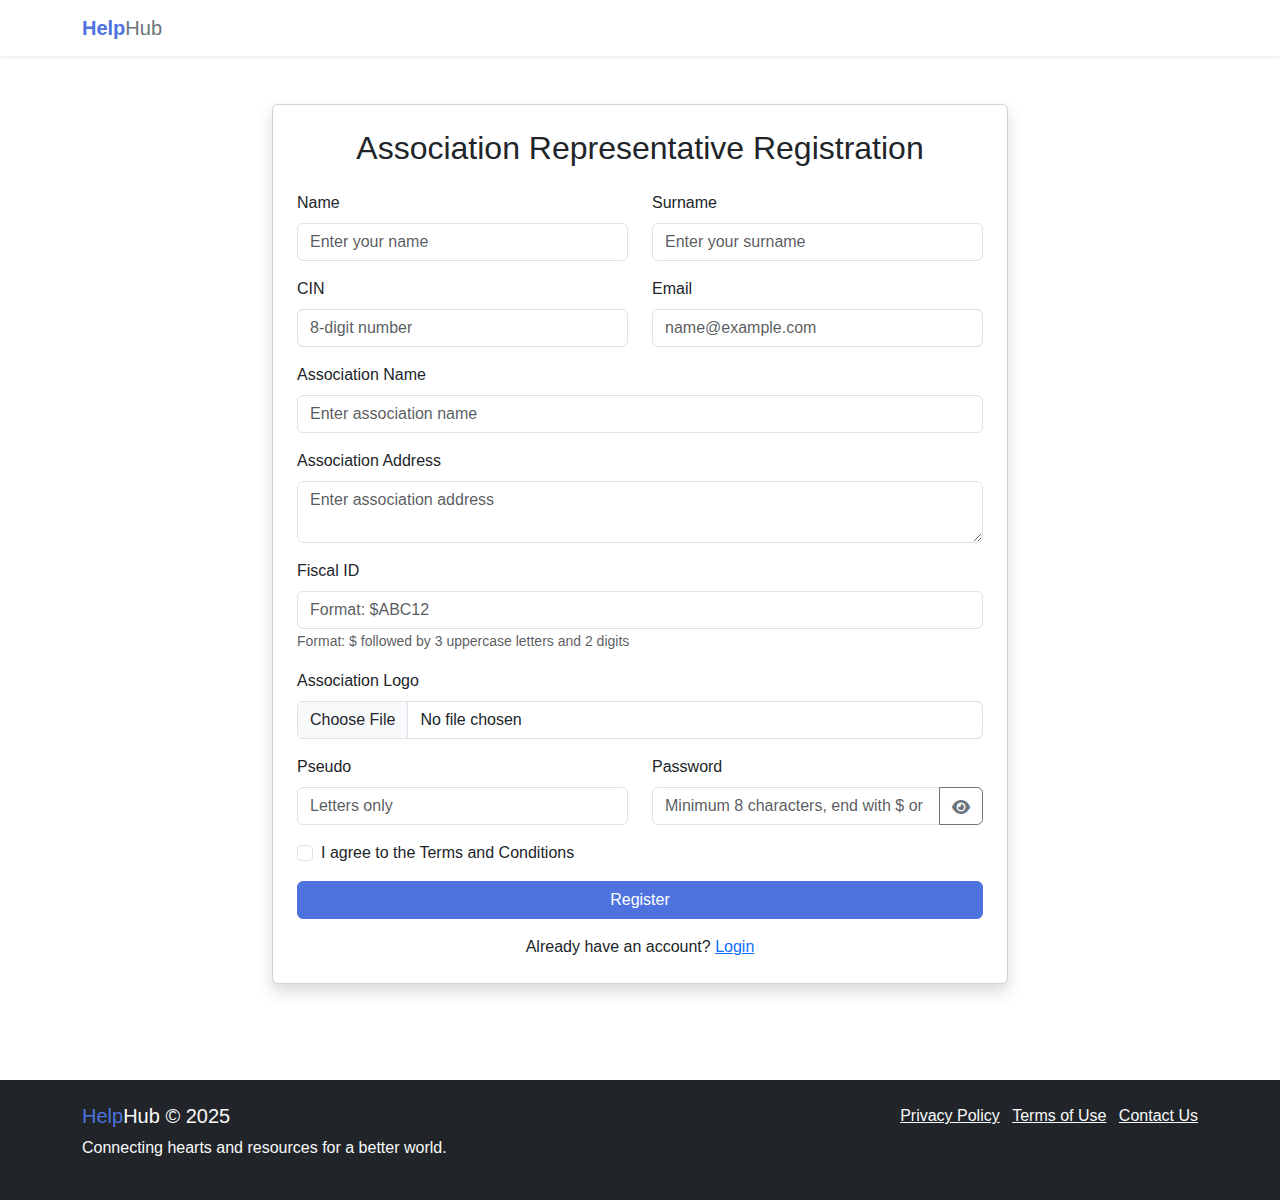
<file: register-association.html>
<!DOCTYPE html>
<html lang="en">
<head>
    <meta charset="UTF-8">
    <meta name="viewport" content="width=device-width, initial-scale=1.0">
    <title>Register Association - HelpHub</title>
    <!-- Bootstrap CSS -->
    <link href="https://cdn.jsdelivr.net/npm/bootstrap@5.3.0/dist/css/bootstrap.min.css" rel="stylesheet">
    <!-- Font Awesome -->
    <link rel="stylesheet" href="https://cdnjs.cloudflare.com/ajax/libs/font-awesome/6.0.0/css/all.min.css">
    <!-- Custom CSS -->
    <link rel="stylesheet" href="style.css">
</head>
<body>
    <!-- Navigation -->
    <nav class="navbar navbar-expand-lg navbar-light bg-white shadow-sm">
        <div class="container">
            <a class="navbar-brand" href="index.html">
                <span class="text-primary fw-bold">Help</span><span class="text-secondary">Hub</span>
            </a>
        </div>
    </nav>

<!-- Registration Form -->
<section class="py-5">
    <div class="container">
        <div class="row justify-content-center">
            <div class="col-lg-8">
                <div class="card shadow">
                    <div class="card-body p-4">
                        <h2 class="card-title text-center mb-4">Association Representative Registration</h2>
                        <form id="associationRegisterForm">
                            <div class="row">
                                <div class="col-md-6 mb-3">
                                    <label for="name" class="form-label">Name</label>
                                    <input type="text" class="form-control" id="name" placeholder="Enter your name" required aria-required="true">
                                    <div class="invalid-feedback" id="nameFeedback">
                                        Please enter your name (minimum 2 characters).
                                    </div>
                                </div>
                                <div class="col-md-6 mb-3">
                                    <label for="surname" class="form-label">Surname</label>
                                    <input type="text" class="form-control" id="surname" placeholder="Enter your surname" required aria-required="true">
                                    <div class="invalid-feedback" id="surnameFeedback">
                                        Please enter your surname (minimum 2 characters).
                                    </div>
                                </div>
                            </div>

                            <div class="row">
                                <div class="col-md-6 mb-3">
                                    <label for="cin" class="form-label">CIN</label>
                                    <input type="text" class="form-control" id="cin" placeholder="8-digit number" required aria-required="true">
                                    <div class="invalid-feedback" id="cinFeedback">
                                        Please enter a valid 8-digit CIN number.
                                    </div>
                                </div>
                                <div class="col-md-6 mb-3">
                                    <label for="email" class="form-label">Email</label>
                                    <input type="email" class="form-control" id="email" placeholder="name@example.com" required aria-required="true">
                                    <div class="invalid-feedback" id="emailFeedback">
                                        Please enter a valid email address.
                                    </div>
                                </div>
                            </div>

                            <div class="mb-3">
                                <label for="associationName" class="form-label">Association Name</label>
                                <input type="text" class="form-control" id="associationName" placeholder="Enter association name" required aria-required="true">
                                <div class="invalid-feedback" id="associationNameFeedback">
                                    Please enter the association name (minimum 3 characters).
                                    </div>
                            </div>

                            <div class="mb-3">
                                <label for="associationAddress" class="form-label">Association Address</label>
                                <textarea class="form-control" id="associationAddress" rows="2" placeholder="Enter association address" required aria-required="true"></textarea>
                                <div class="invalid-feedback" id="associationAddressFeedback">
                                    Please enter the association address (minimum 5 characters).
                                </div>
                            </div>

                            <div class="mb-3">
                                <label for="fiscalId" class="form-label">Fiscal ID</label>
                                <input type="text" class="form-control" id="fiscalId" placeholder="Format: $ABC12" required aria-required="true">
                                <div class="invalid-feedback" id="fiscalIdFeedback">
                                    Please enter a valid fiscal ID (format: $ABC12).
                                </div>
                                <small class="form-text text-muted">Format: $ followed by 3 uppercase letters and 2 digits</small>
                            </div>

                            <div class="mb-3">
                                <label for="logo" class="form-label">Association Logo</label>
                                <input type="file" class="form-control" id="logo" accept="image/*" required aria-required="true">
                                <div class="invalid-feedback" id="logoFeedback">
                                    Please upload your association logo (image file).
                                </div>
                            </div>

                            <div class="row">
                                <div class="col-md-6 mb-3">
                                    <label for="pseudo" class="form-label">Pseudo</label>
                                    <input type="text" class="form-control" id="pseudo" placeholder="Letters only" required aria-required="true">
                                    <div class="invalid-feedback" id="pseudoFeedback">
                                        Please enter a valid pseudo (letters only).
                                    </div>
                                </div>
                                <div class="col-md-6 mb-3">
                                    <label for="password" class="form-label">Password</label>
                                    <div class="input-group">
                                        <input type="password" class="form-control" id="password" placeholder="Minimum 8 characters, end with $ or #" required aria-required="true">
                                        <button class="btn btn-outline-secondary toggle-password" type="button" id="togglePassword">
                                            <i class="fas fa-eye"></i>
                                        </button>
                                    </div>
                                    <div class="invalid-feedback" id="passwordFeedback">
                                        Password must be at least 8 characters and end with $ or #.
                                    </div>
                                </div>
                            </div>

                            <div class="mb-3 form-check">
                                <input type="checkbox" class="form-check-input" id="termsCheck" required aria-required="true">
                                <label class="form-check-label" for="termsCheck">I agree to the Terms and Conditions</label>
                                <div class="invalid-feedback" id="termsCheckFeedback">
                                    You must agree to the terms before registering.
                                </div>
                            </div>

                            <div class="d-grid gap-2">
                                <button class="btn btn-primary" type="submit">Register</button>
                            </div>

                            <div class="text-center mt-3">
                                <span>Already have an account? </span>
                                <a href="index.html">Login</a>
                            </div>
                        </form>
                    </div>
                </div>
            </div>
        </div>
    </div>
</section>

    <!-- Footer -->
    <footer class="bg-dark text-light py-4 mt-5">
        <div class="container">
            <div class="row">
                <div class="col-md-6">
                    <h5><span class="text-primary">Help</span><span class="text-light">Hub</span> © 2025</h5>
                    <p>Connecting hearts and resources for a better world.</p>
                </div>
                <div class="col-md-6 text-md-end">
                    <li class="list-inline-item"><a href="privacy-policy.html" class="text-light">Privacy Policy</a></li>
                    <li class="list-inline-item"><a href="terms-of-use.html" class="text-light">Terms of Use</a></li>
                    <li class="list-inline-item"><a href="contact.html" class="text-light">Contact Us</a></li>
                </div>
            </div>
        </div>
    </footer>
    <!-- Bootstrap JS Bundle (includes Popper) -->
    <script src="https://cdn.jsdelivr.net/npm/bootstrap@5.3.0/dist/js/bootstrap.bundle.min.js"></script>
    <!-- Custom JS -->
    <script src="register.js"></script>
</body>
</html>
</file>
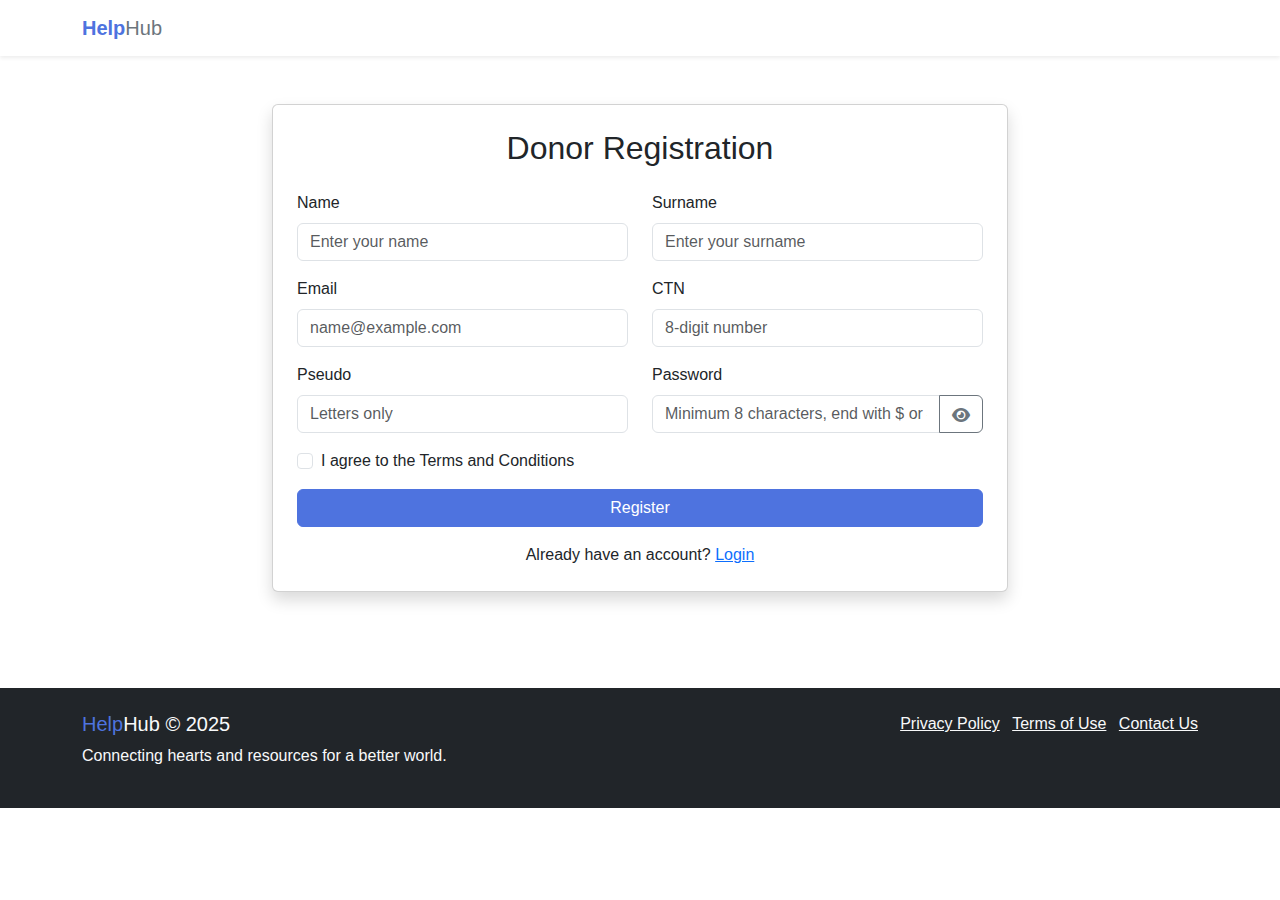
<file: register-donor.html>
<!DOCTYPE html>
<html lang="en">
<head>
    <meta charset="UTF-8">
    <meta name="viewport" content="width=device-width, initial-scale=1.0">
    <title>Register Donor - HelpHub</title>
    <!-- Bootstrap CSS -->
    <link href="https://cdn.jsdelivr.net/npm/bootstrap@5.3.0/dist/css/bootstrap.min.css" rel="stylesheet">
    <!-- Font Awesome -->
    <link rel="stylesheet" href="https://cdnjs.cloudflare.com/ajax/libs/font-awesome/6.0.0/css/all.min.css">
    <!-- Custom CSS -->
    <link rel="stylesheet" href="style.css">
</head>
<body>
    <!-- Navigation -->
    <nav class="navbar navbar-expand-lg navbar-light bg-white shadow-sm">
        <div class="container">
            <a class="navbar-brand" href="index.html">
                <span class="text-primary fw-bold">Help</span><span class="text-secondary">Hub</span>
            </a>
        </div>
    </nav>

<!-- Donor Registration Form -->
<section class="py-5">
    <div class="container">
        <div class="row justify-content-center">
            <div class="col-lg-8">
                <div class="card shadow">
                    <div class="card-body p-4">
                        <h2 class="card-title text-center mb-4">Donor Registration</h2>
                        <form id="donorRegisterForm">
                            <div class="row">
                                <div class="col-md-6 mb-3">
                                    <label for="name" class="form-label">Name</label>
                                    <input type="text" class="form-control" id="name" placeholder="Enter your name" required aria-required="true">
                                    <div class="invalid-feedback" id="nameFeedback">
                                        Please enter your name (minimum 2 characters).
                                    </div>
                                </div>
                                <div class="col-md-6 mb-3">
                                    <label for="surname" class="form-label">Surname</label>
                                    <input type="text" class="form-control" id="surname" placeholder="Enter your surname" required aria-required="true">
                                    <div class="invalid-feedback" id="surnameFeedback">
                                        Please enter your surname (minimum 2 characters).
                                    </div>
                                </div>
                            </div>

                            <div class="row">
                                <div class="col-md-6 mb-3">
                                    <label for="email" class="form-label">Email</label>
                                    <input type="email" class="form-control" id="email" placeholder="name@example.com" required aria-required="true">
                                    <div class="invalid-feedback" id="emailFeedback">
                                        Please enter a valid email address.
                                    </div>
                                </div>
                                <div class="col-md-6 mb-3">
                                    <label for="ctn" class="form-label">CTN</label>
                                    <input type="text" class="form-control" id="ctn" placeholder="8-digit number" required aria-required="true">
                                    <div class="invalid-feedback" id="ctnFeedback">
                                        Please enter a valid 8-digit CTN number.
                                    </div>
                                </div>
                            </div>

                            <div class="row">
                                <div class="col-md-6 mb-3">
                                    <label for="pseudo" class="form-label">Pseudo</label>
                                    <input type="text" class="form-control" id="pseudo" placeholder="Letters only" required aria-required="true">
                                    <div class="invalid-feedback" id="pseudoFeedback">
                                        Please enter a valid pseudo (letters only).
                                    </div>
                                </div>
                                <div class="col-md-6 mb-3">
                                    <label for="password" class="form-label">Password</label>
                                    <div class="input-group">
                                        <input type="password" class="form-control" id="password" placeholder="Minimum 8 characters, end with $ or #" required aria-required="true">
                                        <button class="btn btn-outline-secondary toggle-password" type="button" id="togglePassword">
                                            <i class="fas fa-eye"></i>
                                        </button>
                                    </div>
                                    <div class="invalid-feedback" id="passwordFeedback">
                                        Password must be at least 8 characters and end with $ or #.
                                    </div>
                                </div>
                            </div>

                            <div class="mb-3 form-check">
                                <input type="checkbox" class="form-check-input" id="termsCheck" required aria-required="true">
                                <label class="form-check-label" for="termsCheck">I agree to the Terms and Conditions</label>
                                <div class="invalid-feedback" id="termsCheckFeedback">
                                    You must agree to the terms before registering.
                                </div>
                            </div>

                            <div class="d-grid gap-2">
                                <button class="btn btn-primary" type="submit">Register</button>
                            </div>

                            <div class="text-center mt-3">
                                <span>Already have an account? </span>
                                <a href="index.html">Login</a>
                            </div>
                        </form>
                    </div>
                </div>
            </div>
        </div>
    </div>
    </section>
    <footer class="bg-dark text-light py-4 mt-5">
        <div class="container">
            <div class="row">
                <div class="col-md-6">
                    <h5><span class="text-primary">Help</span><span class="text-light">Hub</span> © 2025</h5>
                    <p>Connecting hearts and resources for a better world.</p>
                </div>
                <div class="col-md-6 text-md-end">
                    <li class="list-inline-item"><a href="privacy-policy.html" class="text-light">Privacy Policy</a></li>
                    <li class="list-inline-item"><a href="terms-of-use.html" class="text-light">Terms of Use</a></li>
                    <li class="list-inline-item"><a href="contact.html" class="text-light">Contact Us</a></li>
                </div>
            </div>
        </div>
    </footer>
    <!-- Bootstrap JS Bundle (includes Popper) -->
    <script src="https://cdn.jsdelivr.net/npm/bootstrap@5.3.0/dist/js/bootstrap.bundle.min.js"></script>
    <!-- Custom JS -->
    <script src="register.js"></script>
</body>
</html>
</file>
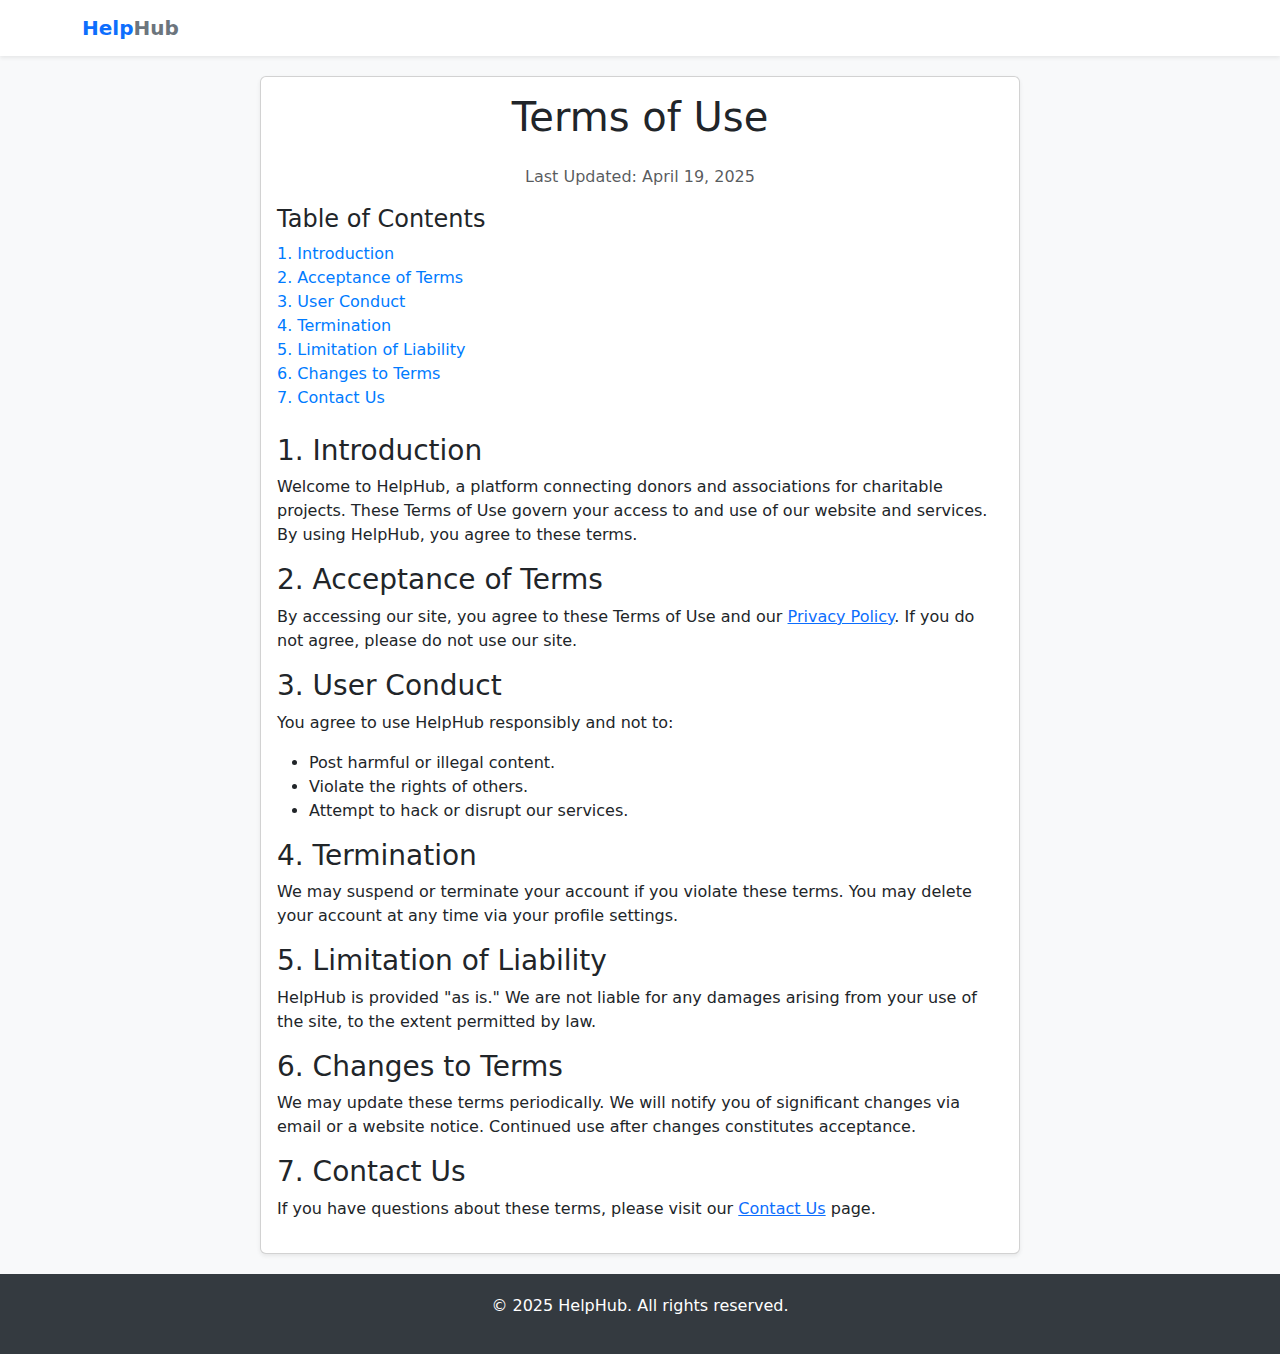
<file: terms-of-use.html>
<!DOCTYPE html>
<html lang="en">
<head>
    <meta charset="UTF-8">
    <meta name="viewport" content="width=device-width, initial-scale=1.0">
    <title>Terms of Use - HelpHub</title>
    <link href="https://cdn.jsdelivr.net/npm/bootstrap@5.3.0/dist/css/bootstrap.min.css" rel="stylesheet">
    <link rel="stylesheet" href="https://cdnjs.cloudflare.com/ajax/libs/font-awesome/6.0.0-beta3/css/all.min.css">
    <style>
        body {
            background-color: #f8f9fa;
        }
        .navbar-brand {
            font-weight: bold;
        }
        .terms-content {
            max-width: 800px;
            margin: 0 auto;
            padding: 20px;
        }
        .toc a {
            text-decoration: none;
            color: #007bff;
        }
        .toc a:hover {
            text-decoration: underline;
        }
        footer {
            background-color: #343a40;
            color: white;
            padding: 20px 0;
        }
        footer a {
            color: #ffffff;
            text-decoration: none;
        }
        footer a:hover {
            text-decoration: underline;
        }
    </style>
</head>
<body>
    <!-- Navigation Bar -->
    <nav class="navbar navbar-expand-lg navbar-light bg-white shadow-sm">
        <div class="container">
            <a class="navbar-brand" href="index.html">
                <span class="text-primary fw-bold">Help</span><span class="text-secondary">Hub</span>
            </a>
        </div>
    </nav>
    <!-- Terms of Use Content -->
    <div class="container terms-content">
        <div class="card shadow-sm">
            <div class="card-body">
                <h1 class="card-title text-center mb-4">Terms of Use</h1>
                <p class="text-muted text-center">Last Updated: April 19, 2025</p>

                <!-- Table of Contents -->
                <div class="toc mb-4">
                    <h4>Table of Contents</h4>
                    <ul class="list-unstyled">
                        <li><a href="#introduction">1. Introduction</a></li>
                        <li><a href="#acceptance">2. Acceptance of Terms</a></li>
                        <li><a href="#user-conduct">3. User Conduct</a></li>
                        <li><a href="#termination">4. Termination</a></li>
                        <li><a href="#liability">5. Limitation of Liability</a></li>
                        <li><a href="#changes">6. Changes to Terms</a></li>
                        <li><a href="#contact">7. Contact Us</a></li>
                    </ul>
                </div>

                <!-- Content Sections -->
                <section id="introduction">
                    <h3>1. Introduction</h3>
                    <p>Welcome to HelpHub, a platform connecting donors and associations for charitable projects. These Terms of Use govern your access to and use of our website and services. By using HelpHub, you agree to these terms.</p>
                </section>
                <section id="acceptance">
                    <h3>2. Acceptance of Terms</h3>
                    <p>By accessing our site, you agree to these Terms of Use and our <a href="privacy-policy.html">Privacy Policy</a>. If you do not agree, please do not use our site.</p>
                </section>
                <section id="user-conduct">
                    <h3>3. User Conduct</h3>
                    <p>You agree to use HelpHub responsibly and not to:</p>
                    <ul>
                        <li>Post harmful or illegal content.</li>
                        <li>Violate the rights of others.</li>
                        <li>Attempt to hack or disrupt our services.</li>
                    </ul>
                </section>
                <section id="termination">
                    <h3>4. Termination</h3>
                    <p>We may suspend or terminate your account if you violate these terms. You may delete your account at any time via your profile settings.</p>
                </section>
                <section id="liability">
                    <h3>5. Limitation of Liability</h3>
                    <p>HelpHub is provided "as is." We are not liable for any damages arising from your use of the site, to the extent permitted by law.</p>
                </section>
                <section id="changes">
                    <h3>6. Changes to Terms</h3>
                    <p>We may update these terms periodically. We will notify you of significant changes via email or a website notice. Continued use after changes constitutes acceptance.</p>
                </section>
                <section id="contact">
                    <h3>7. Contact Us</h3>
                    <p>If you have questions about these terms, please visit our <a href="contact.html">Contact Us</a> page.</p>
                </section>
            </div>
        </div>
    </div>

    <!-- Footer -->
    <footer class="text-center">
        <div class="container">
            <p>&copy; 2025 HelpHub. All rights reserved.</p>
        </div>
    </footer>

    <script src="https://cdn.jsdelivr.net/npm/bootstrap@5.3.0/dist/js/bootstrap.bundle.min.js"></script>
</body>
</html>
</file>
<file: style.css>
/* HelpHub Custom Styles
 * This file defines the visual design and layout for the HelpHub application, 
 * including colors, typography, component styles, and responsive behavior. 
 * It combines core styling with visual fixes to ensure consistency and accessibility 
 * across all pages, replacing Bootstrap JavaScript functionality with CSS where needed.
 */

/* Color Palette and Theme Variables
 * Defines reusable colors for buttons, backgrounds, text, and other elements to maintain 
 * a consistent look across the application.
 */
 :root {
    --primary-color: #4e73df; /* Main brand color for buttons and highlights */
    --primary-dark: #3a56a5; /* Darker shade for hover states */
    --secondary-color: #5a5c69; /* Neutral color for secondary elements */
    --accent-color: #f6c23e; /* Yellow for emphasis and highlights */
    --success-color: #1cc88a; /* Green for success states and progress bars */
    --success-dark: #169e6c; /* Darker green for hover */
    --info-color: #36b9cc; /* Cyan for informational elements */
    --warning-color: #f6c23e; /* Yellow for warnings, matches accent */
    --danger-color: #e74a3b; /* Red for errors or alerts */
    --light-color: #f8f9fc; /* Light background for cards and sections */
    --dark-color: #5a5c69; /* Dark text or secondary backgrounds */
    --gray-100: #f8f9fc; /* Lightest gray for backgrounds */
    --gray-200: #eaecf4;
    --gray-300: #dddfeb;
    --gray-400: #d1d3e2;
    --gray-500: #b7b9cc;
    --gray-600: #858796;
    --gray-700: #6e707e;
    --gray-800: #5a5c69;
    --gray-900: #3a3b45;
    --primary-light: rgba(78, 115, 223, 0.1); /* Transparent primary for backgrounds */
    --success-light: rgba(28, 200, 138, 0.1);
    --info-light: rgba(54, 185, 204, 0.1);
    --warning-light: rgba(246, 194, 62, 0.1);
    --danger-light: rgba(231, 74, 59, 0.1);
}

/* Base Typography
 * Sets the default font family for the application, ensuring a modern and readable style.
 */
body {
    font-family: 'Nunito', sans-serif;
}

/* Card Styling
 * Styles cards used for project displays, dashboards, and profiles, adding shadows and 
 * hover effects for interactivity. Ensures consistent spacing on mobile.
 */
.card {
    transition: all 0.3s ease-in-out; /* Smooth transition for hover effects */
    box-shadow: 0 0.125rem 0.25rem rgba(0, 0, 0, 0.075); /* Subtle default shadow */
}

.card:hover {
    box-shadow: 0 0.5rem 1rem rgba(0, 0, 0, 0.1); /* Deeper shadow on hover */
}

@media (max-width: 576px) {
    .card {
        margin-bottom: 1.25rem; /* Extra spacing between cards on small screens */
    }
    .card-body {
        padding: 1rem; /* Reduced padding for compact mobile display */
    }
}

/* Bootstrap Color Overrides
 * Customizes Bootstrap’s primary color classes to match the HelpHub theme, ensuring 
 * buttons, text, and backgrounds align with the brand.
 */
.text-primary {
    color: var(--primary-color) !important;
}

.bg-primary {
    background-color: var(--primary-color) !important;
}

.btn-primary {
    background-color: var(--primary-color);
    border-color: var(--primary-color);
}

.btn-primary:hover {
    background-color: var(--primary-dark);
    border-color: var(--primary-dark);
}

/* Form and Button Accessibility
 * Enhances form inputs, dropdowns, and buttons with consistent focus states for better 
 * accessibility and visual feedback when interacting.
 */
.form-control:focus,
.form-select:focus,
.btn:focus {
    border-color: var(--primary-color); /* Highlight border on focus */
    box-shadow: 0 0 0 0.25rem var(--primary-light); /* Subtle glow effect */
    outline: none; /* Remove default browser outline */
}

/* Profile Images
 * Styles circular profile images for user and association profiles, ensuring proper 
 * sizing and cropping.
 */
.profile-image {
    width: 100px;
    height: 100px;
    object-fit: cover; /* Ensures images fill the circle without distortion */
    border-radius: 50%;
    margin: 0 auto 1rem;
}

/* Hero Section Styling
 * Styles the prominent hero sections on the homepage and dashboard pages, with a gradient 
 * background and responsive padding for a bold introduction.
 */
.hero-section {
    background: linear-gradient(135deg, var(--primary-color) 0%, var(--primary-dark) 100%);
    color: white;
    padding: 8rem 0 5rem; /* Generous padding for large screens */
    margin-top: -1px; /* Aligns with navbar */
}

.hero-section-bg {
    background: url('https://images.unsplash.com/photo-1593113630400-ea4288922497?ixlib=rb-4.0.3&ixid=M3wxMjA3fDB8MHxwaG90by1wYWdlfHx8fGVufDB8fHx8fA%3D%3D&auto=format&fit=crop&w=1470&q=80') no-repeat center center;
    background-size: cover; /* Full-width background image */
    min-height: 100vh; /* Fills viewport height */
    display: flex;
    align-items: center; /* Centers content vertically */
    position: relative;
    margin-top: -1px;
    padding: 8rem 0;
}

.hero-overlay {
    position: absolute;
    top: 0;
    left: 0;
    right: 0;
    bottom: 0;
    background: linear-gradient(135deg, rgba(78, 115, 223, 0.9) 0%, rgba(58, 86, 165, 0.85) 100%);
    z-index: 1; /* Places overlay above background image */
}

.hero-section-bg .container {
    position: relative;
    z-index: 2; /* Ensures content is above overlay */
}

.hero-badge {
    display: inline-block;
    background-color: rgba(255, 255, 255, 0.15); /* Semi-transparent badge */
    color: white;
    font-weight: 600;
    padding: 0.5rem 1.5rem;
    border-radius: 2rem;
    font-size: 1rem;
    margin-bottom: 1.5rem;
    backdrop-filter: blur(5px); /* Subtle blur for modern look */
}

.hero-title {
    font-size: 3.5rem;
    font-weight: 800; /* Bold headline */
    line-height: 1.2;
}

.hero-text {
    font-size: 1.2rem;
    opacity: 0.9; /* Slightly faded for contrast */
}

.text-highlight {
    color: var(--accent-color); /* Yellow highlight for key text */
    position: relative;
    display: inline-block;
}

.hero-image {
    max-height: 450px;
    object-fit: cover; /* Ensures image fits without stretching */
    border: 8px solid rgba(255, 255, 255, 0.1); /* Subtle border */
}

.hero-buttons .btn {
    padding: 0.8rem 2rem; /* Larger buttons for prominence */
    font-weight: 600;
    border-radius: 50px;
    box-shadow: 0 4px 6px rgba(0, 0, 0, 0.1);
    transition: all 0.3s ease;
}

.hero-buttons .btn:hover {
    transform: translateY(-3px); /* Lift effect on hover */
    box-shadow: 0 6px 12px rgba(0, 0, 0, 0.15);
}

.hero-buttons .btn-outline-light {
    backdrop-filter: blur(5px);
    border-width: 2px; /* Thicker border for visibility */
}

/* Responsive Hero Adjustments
 * Adjusts hero section for smaller screens to maintain readability and spacing.
 */
@media (max-width: 991px) {
    .hero-section {
        padding: 7rem 0 4rem; /* Reduced padding for tablets */
        text-align: center;
    }
    .hero-title {
        font-size: 2.5rem;
    }
    .hero-section-bg {
        min-height: auto; /* Allows flexible height */
        padding: 7rem 0;
    }
    .hero-buttons .btn {
        padding: 0.7rem 1.5rem;
    }
}

@media (max-width: 576px) {
    .hero-title {
        font-size: 2.2rem;
    }
    .hero-badge {
        font-size: 0.9rem;
        padding: 0.4rem 1.2rem;
    }
    .hero-buttons .btn {
        width: 100%; /* Full-width buttons on mobile */
        margin-bottom: 0.5rem;
    }
}

/* Progress Bar Styling
 * Customizes progress bars for project funding displays, matching the primary theme color.
 */
.progress {
    border-radius: 0.25rem;
    height: 0.8rem; /* Consistent height for visibility */
    background-color: #e9ecef; /* Neutral background */
    overflow: hidden;
}

.progress-bar {
    background-color: var(--primary-color); /* Matches theme */
    transition: width 0.6s ease; /* Smooth width animation */
}

/* Table Styling
 * Ensures tables (e.g., donor lists) are responsive and vertically aligned for clarity.
 */
.table-responsive {
    overflow-x: auto; /* Allows horizontal scrolling on small screens */
    border-radius: 0.375rem;
}

.table td, .table th {
    vertical-align: middle; /* Centers content vertically in cells */
}

@media (max-width: 768px) {
    .table-responsive {
        margin-bottom: 1rem;
        border: 0; /* Removes border for cleaner mobile look */
    }
}

/* Badge Styling
 * Styles badges used for project categories and statuses, ensuring readability.
 */
.badge {
    font-weight: 500;
    padding: 0.5em 0.75em;
    letter-spacing: 0.03em; /* Slight spacing for clarity */
}

/* Button Padding
 * Sets consistent padding for buttons across different sizes to match design.
 */
.btn {
    padding: 0.375rem 0.75rem;
}

.btn-lg {
    padding: 0.5rem 1rem;
}

.btn-sm {
    padding: 0.25rem 0.5rem;
}

/* Modal Styling
 * Ensures modals (e.g., login, donation) have consistent padding and responsive sizing.
 */
.modal-body {
    padding: 1.5rem; /* Comfortable padding for content */
}

.modal-lg {
    max-width: 800px; /* Larger modals for donation forms */
}

/* Image Thumbnails
 * Ensures circular images (e.g., donor avatars) are properly cropped and displayed.
 */
.rounded-circle {
    object-fit: cover;
}

/* Navbar Item Spacing
 * Adds spacing between navbar items for better navigation clarity.
 */
.nav-item {
    margin-right: 0.5rem;
}

/* Icon Alignment
 * Adjusts vertical alignment of Font Awesome icons for consistent positioning.
 */
i.fas, i.fab {
    vertical-align: -0.125em;
}

/* Form Group Spacing
 * Ensures consistent spacing below form groups for clean layout.
 */
.mb-3 {
    margin-bottom: 1rem !important;
}

/* CSS-Only Bootstrap Component Fixes
 * Provides CSS-based functionality for navbar, dropdowns, modals, and tabs, replacing 
 * Bootstrap JavaScript where needed (e.g., in pages without JS).
 */

/* Navbar Collapse
 * Toggles navbar menu visibility on mobile devices without JavaScript.
 */
.navbar-collapse {
    display: none; /* Hidden by default on mobile */
}

.navbar-collapse.show {
    display: block; /* Shows when toggled */
}

@media (min-width: 992px) {
    .navbar-collapse {
        display: flex !important; /* Always visible on desktop */
    }
}

/* Dropdown Menu
 * Styles dropdown menus (e.g., register options) to appear on click without JavaScript.
 */
.dropdown-menu {
    display: none;
    position: absolute;
    top: 100%;
    left: 0;
    z-index: 1000;
    min-width: 10rem;
    padding: 0.5rem 0;
    margin: 0.125rem 0 0;
    font-size: 1rem;
    color: #212529;
    text-align: left;
    background-color: #fff;
    background-clip: padding-box;
    border: 1px solid rgba(0, 0, 0, 0.15);
    border-radius: 0.25rem;
}

.dropdown-menu.show {
    display: block; /* Shows when toggled */
}

/* Modal Dialog
 * Styles modals (e.g., login, donation) for CSS-only display, ensuring proper 
 * positioning and overlay behavior.
 */
.modal {
    position: fixed;
    top: 0;
    left: 0;
    z-index: 1050; /* Above other content */
    display: none;
    width: 100%;
    height: 100%;
    overflow-x: hidden;
    overflow-y: auto;
    background-color: rgba(0, 0, 0, 0.5); /* Dark overlay */
}

.modal.show {
    display: block; /* Shows when toggled */
}

body.modal-open {
    overflow: hidden; /* Prevents scrolling when modal is open */
    padding-right: 17px; /* Accounts for scrollbar width */
}

/* Modal Backdrop
 * Creates the semi-transparent background behind modals.
 */
.modal-backdrop {
    position: fixed;
    top: 0;
    left: 0;
    z-index: 1040; /* Below modal */
    width: 100vw;
    height: 100vh;
    background-color: rgba(0, 0, 0, 0.5);
}

.modal-backdrop.fade {
    opacity: 0.5;
}

.modal-backdrop.show {
    opacity: 0.5;
}

/* Modal Dialog Positioning
 * Centers modals and ensures proper sizing for content.
 */
.modal-dialog {
    position: relative;
    margin: 1.75rem auto;
    pointer-events: none;
    max-width: 500px;
}

.modal-dialog-centered {
    display: flex;
    align-items: center;
    min-height: calc(100% - 3.5rem);
    justify-content: center; /* Centers horizontally */
}

.modal-content {
    position: relative;
    display: flex;
    flex-direction: column;
    width: 100%;
    pointer-events: auto;
    background-color: #fff;
    background-clip: padding-box;
    border-radius: 0.3rem;
    outline: 0;
}

/* Tab Panes
 * Manages tab content visibility for project details pages without JavaScript.
 */
.tab-content > .tab-pane {
    display: none; /* Hides inactive tabs */
}

.tab-content > .active {
    display: block; /* Shows active tab */
}

/* Fade Animation
 * Adds smooth opacity transitions for modals and tabs.
 */
.fade {
    transition: opacity 0.15s linear;
}

.fade:not(.show) {
    opacity: 0;
}

/* Tab Navigation
 * Styles tab links to indicate active states and ensure proper borders.
 */
.nav-tabs .nav-link:not(.active) {
    color: #495057;
    background-color: transparent;
    border-color: transparent;
}

.nav-tabs .nav-link.active, 
.nav-tabs .nav-item.show .nav-link {
    color: #495057;
    background-color: #fff;
    border-color: #dee2e6 #dee2e6 #fff; /* Matches Bootstrap default */
}

/* Close Button
 * Styles the modal close button with a clean, accessible design.
 */
.btn-close {
    box-sizing: content-box;
    width: 1em;
    height: 1em;
    padding: 0.25em 0.25em;
    color: #000;
    background: transparent url("data:image/svg+xml,%3csvg xmlns='http://www.w3.org/2000/svg' viewBox='0 0 16 16' fill='%23000'%3e%3cpath d='M.293.293a1 1 0 011.414 0L8 6.586 14.293.293a1 1 0 111.414 1.414L9.414 8l6.293 6.293a1 1 0 01-1.414 1.414L8 9.414l-6.293 6.293a1 1 0 01-1.414-1.414L6.586 8 .293 1.707a1 1 0 010-1.414z'/%3e%3c/svg%3e") center/1em auto no-repeat;
    border: 0;
    border-radius: 0.25rem;
    opacity: 0.5;
    cursor: pointer;
}

.btn-close-white {
    filter: invert(1) grayscale(100%) brightness(200%); /* White version for dark modals */
}
</file>
